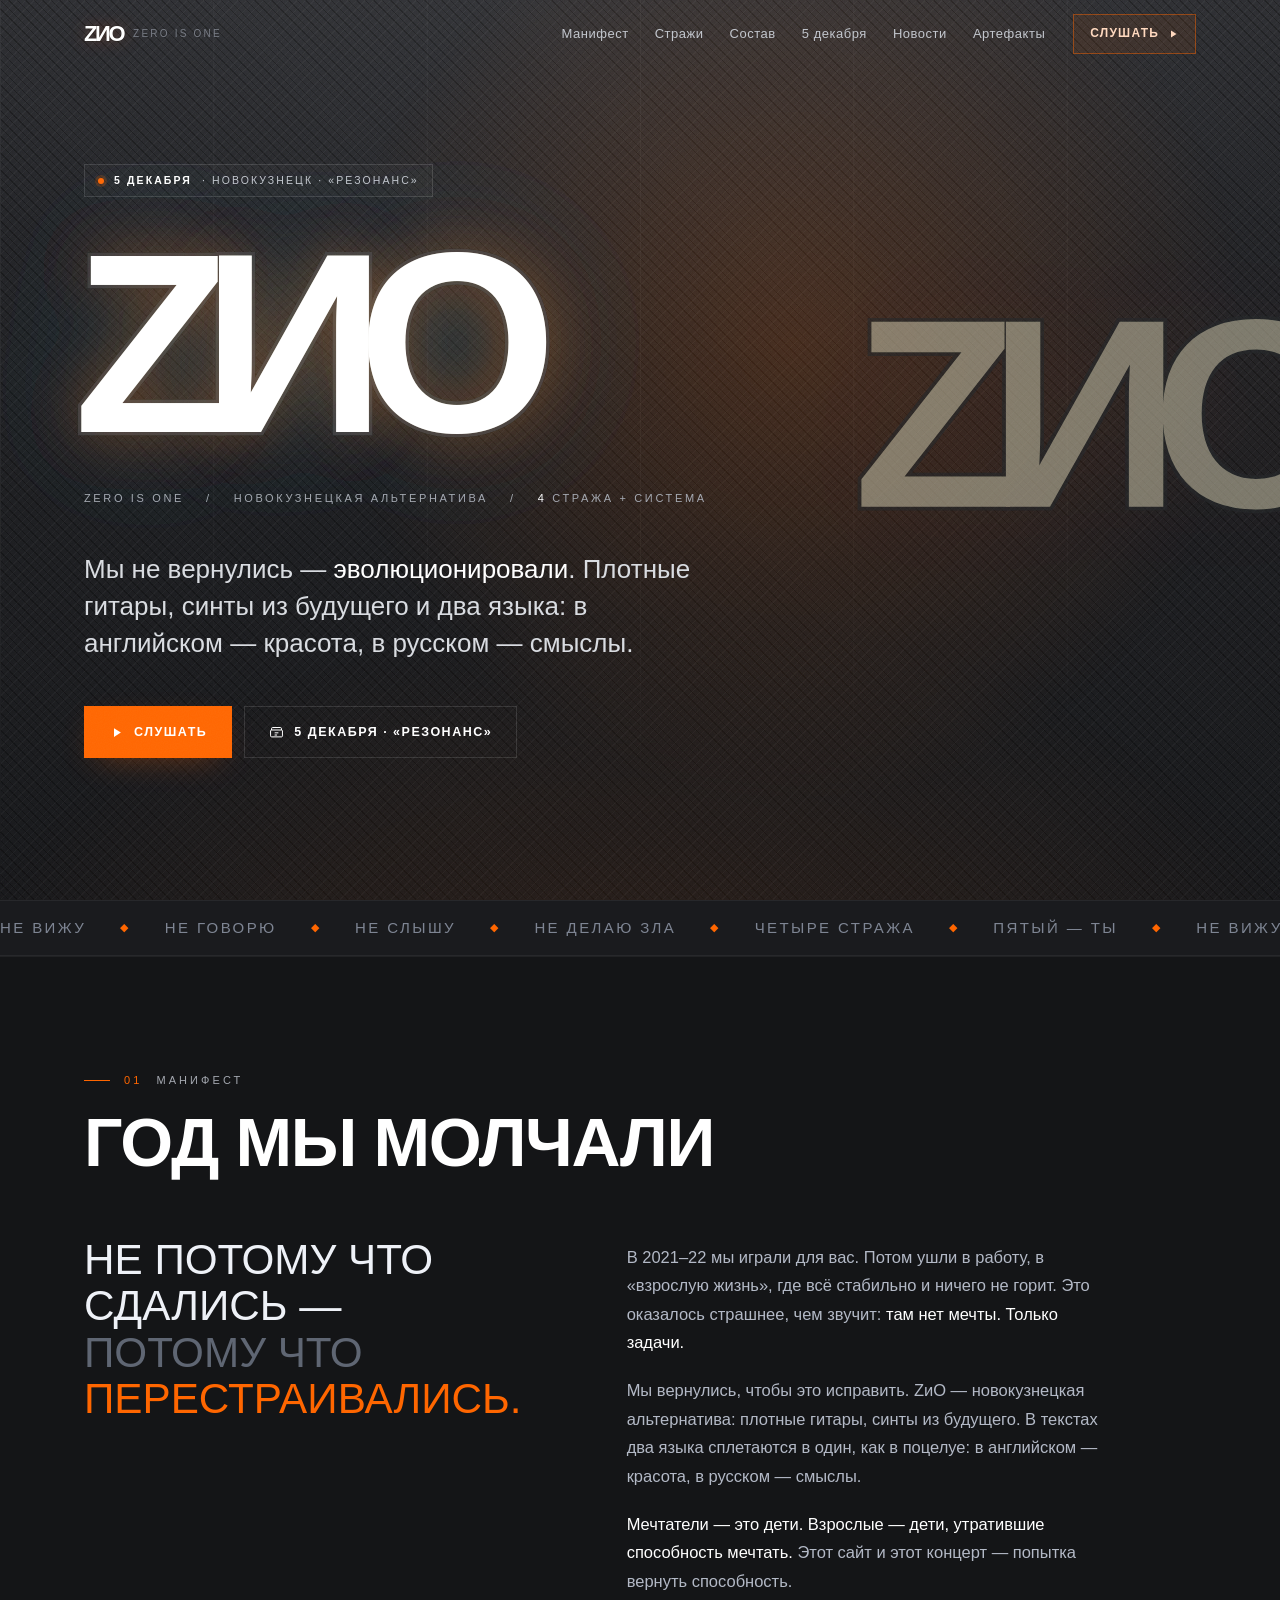
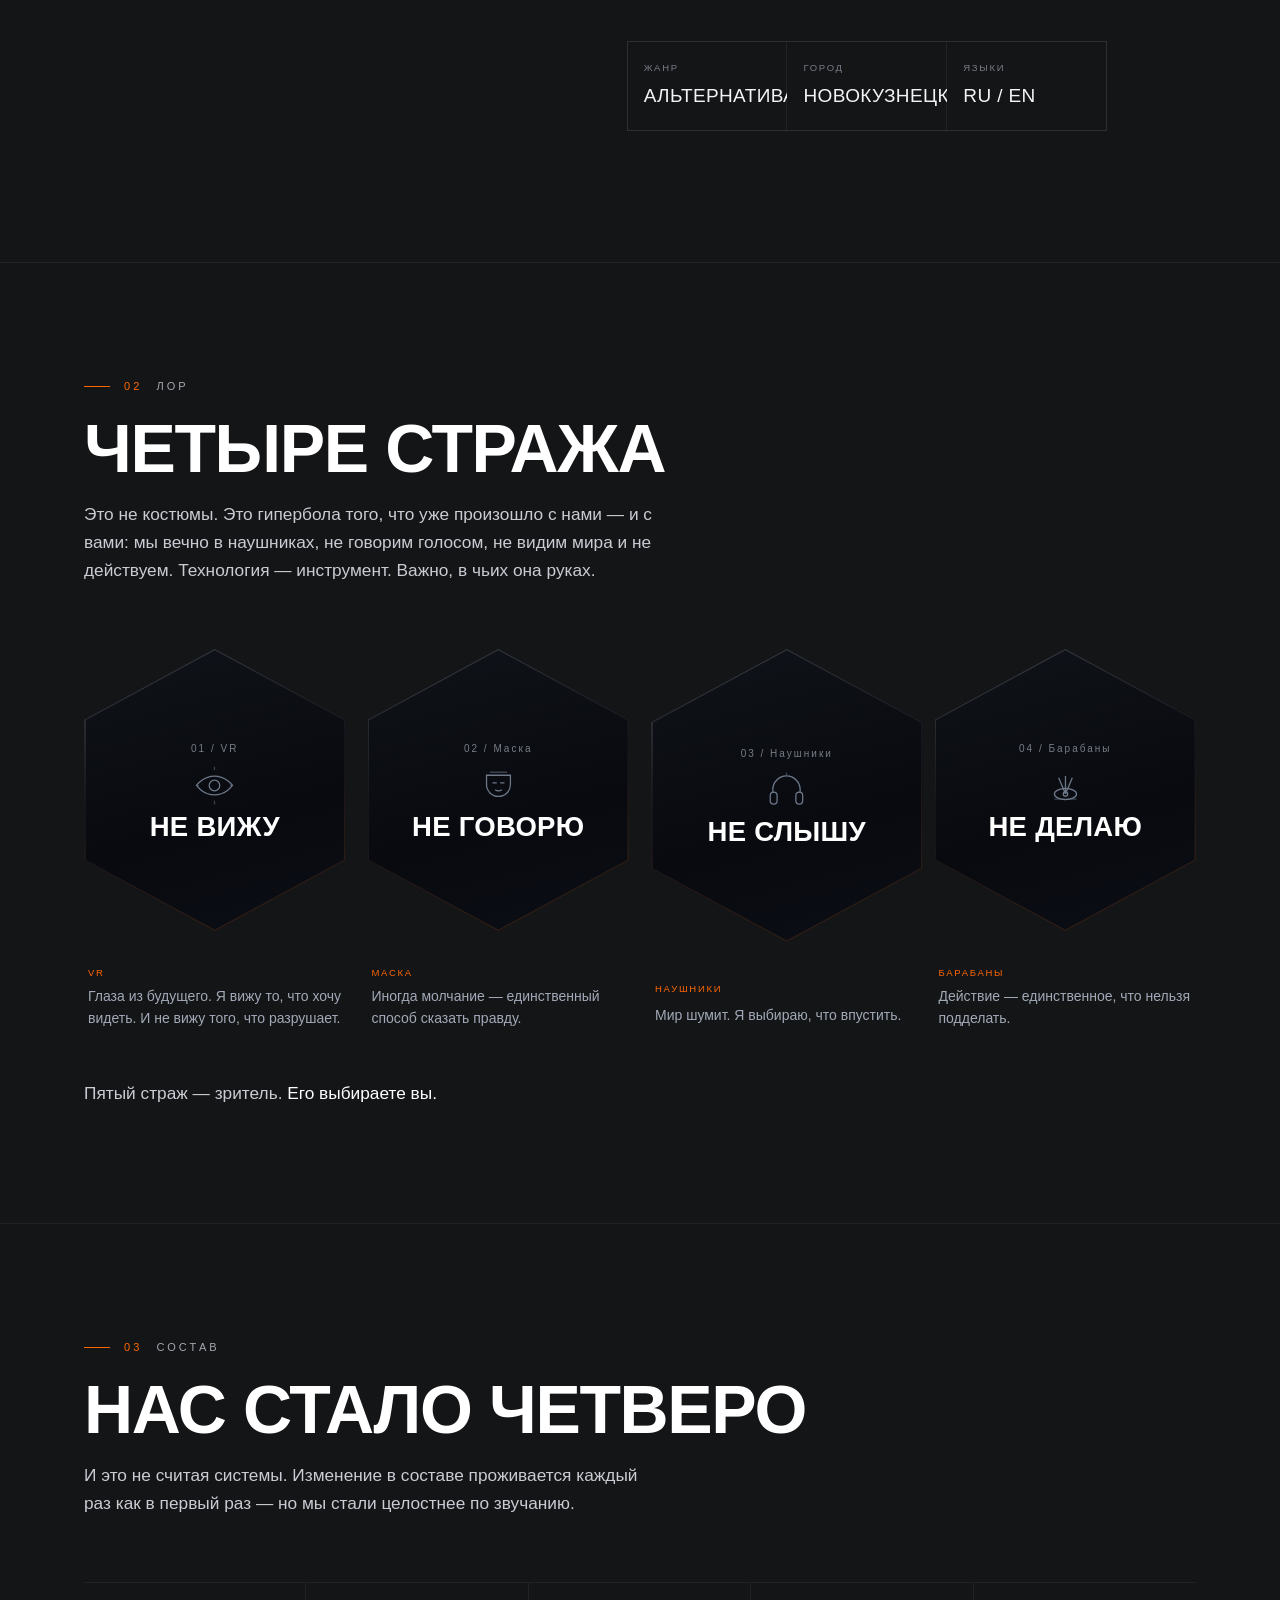
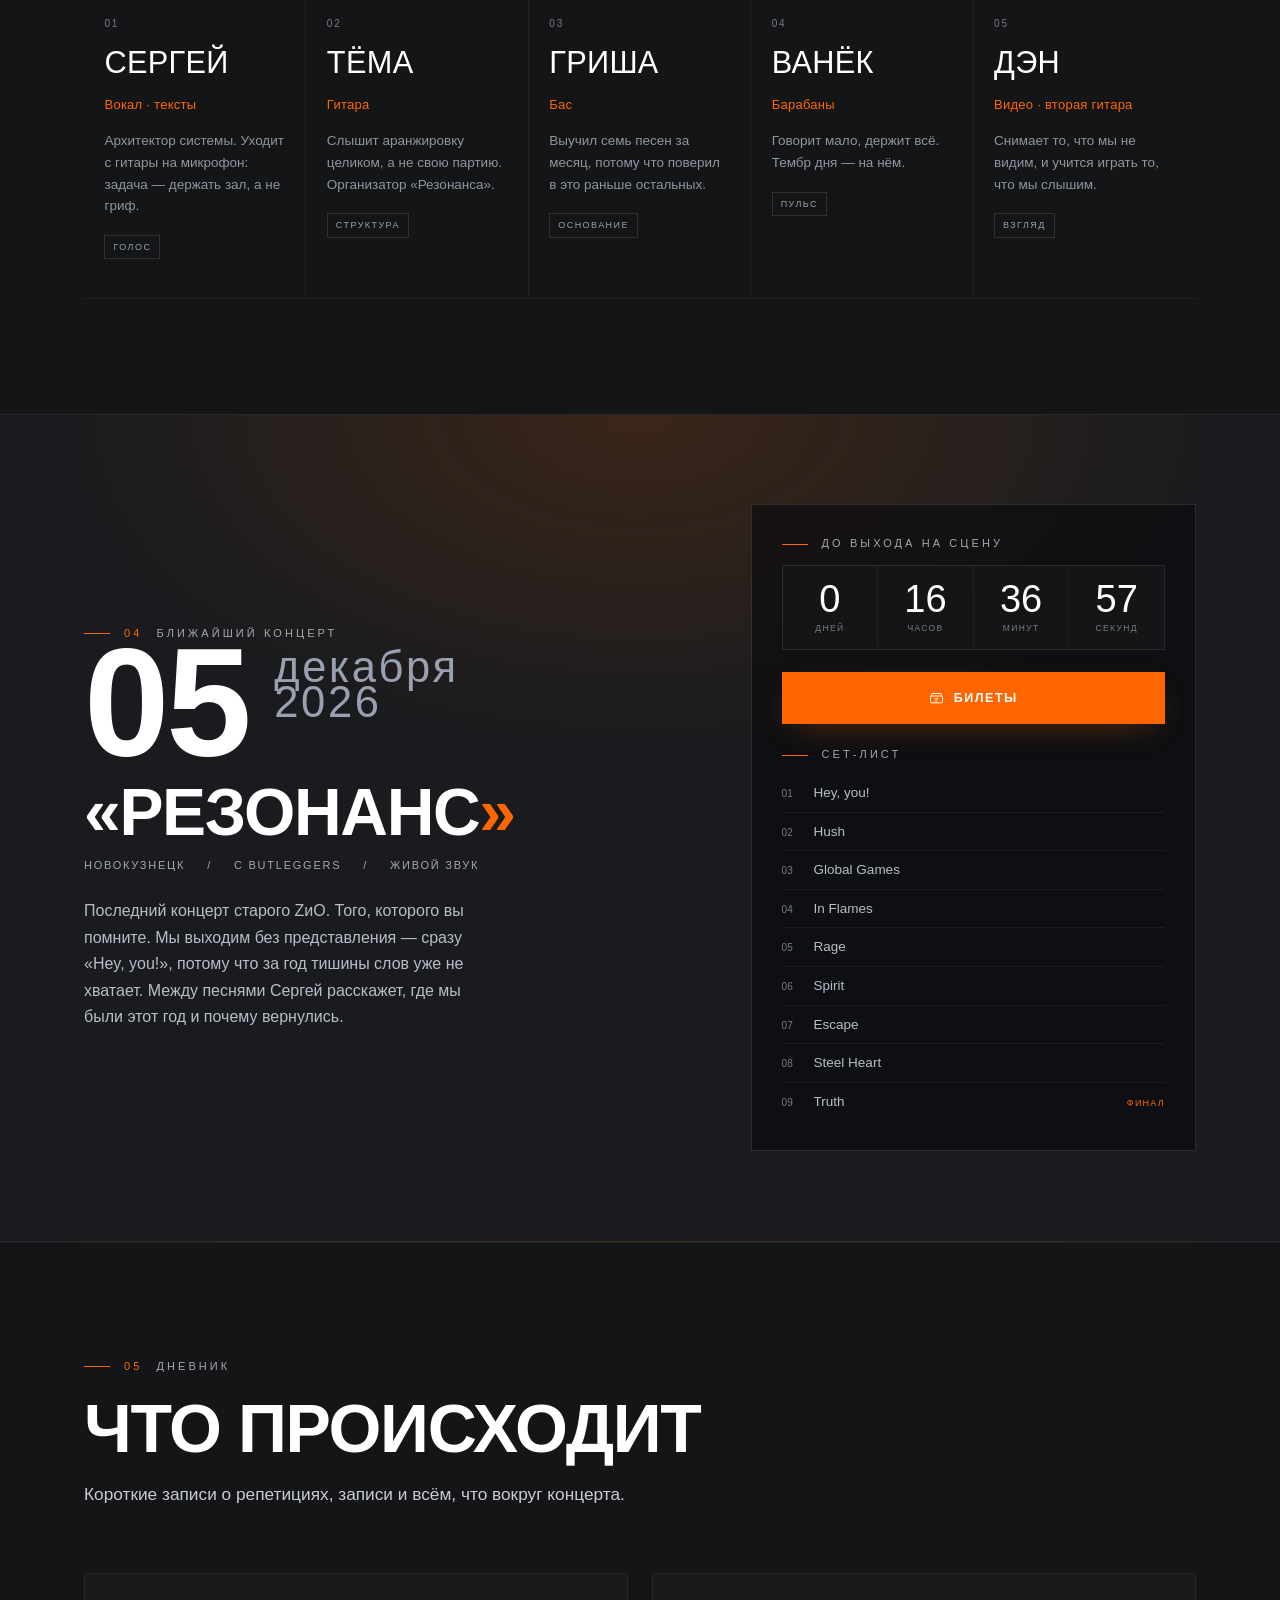
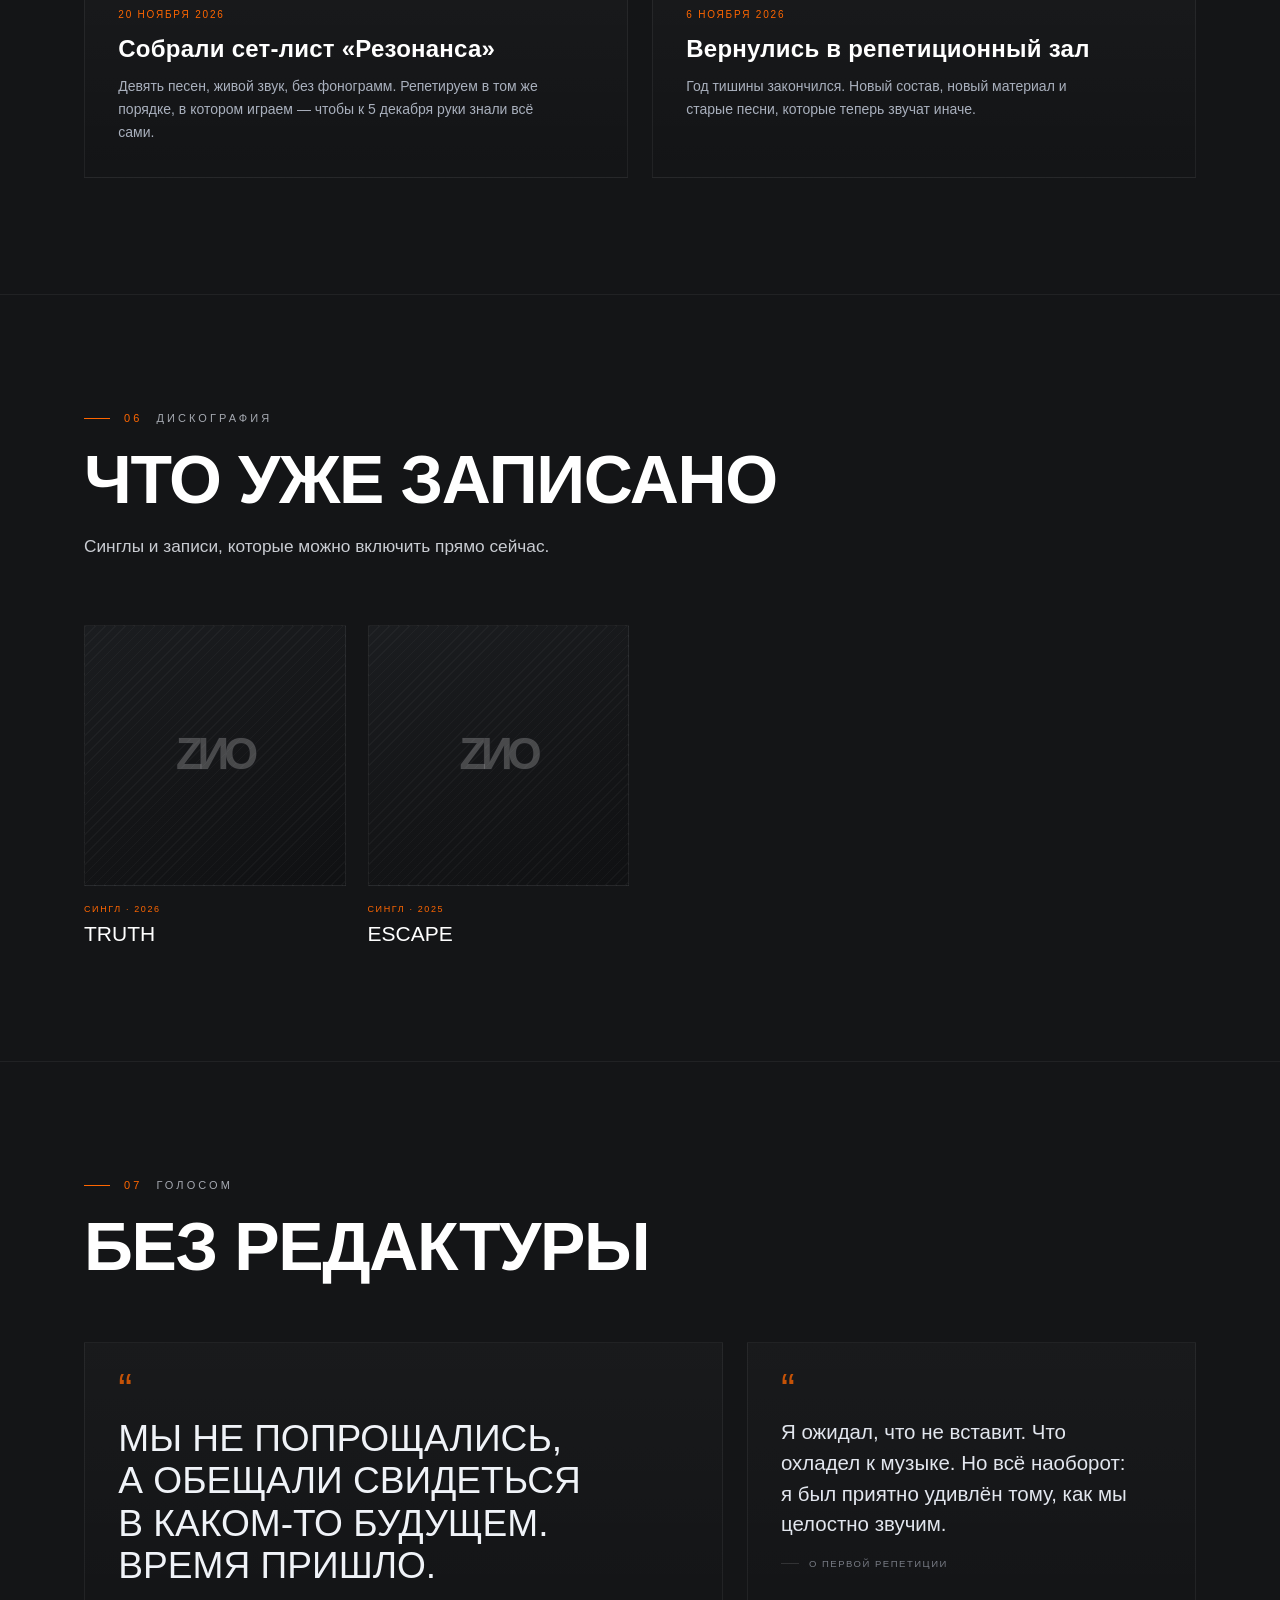
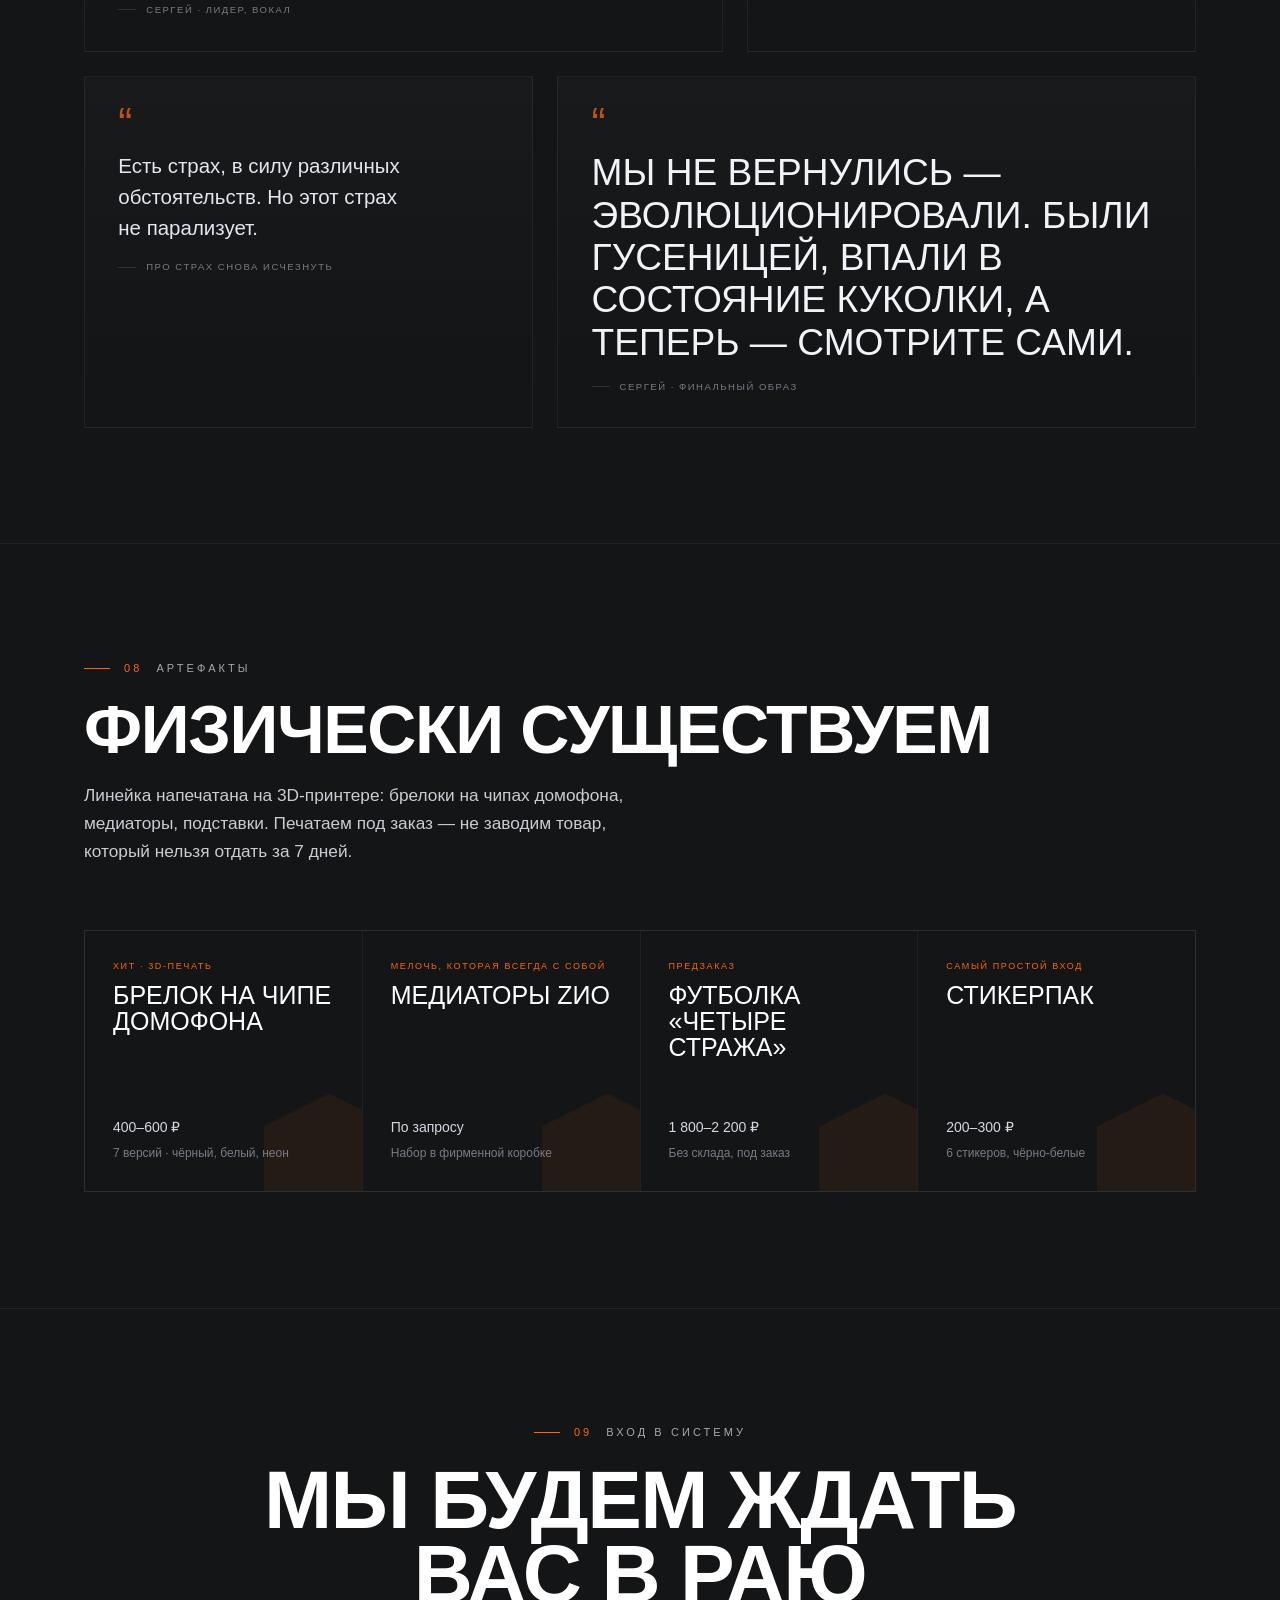
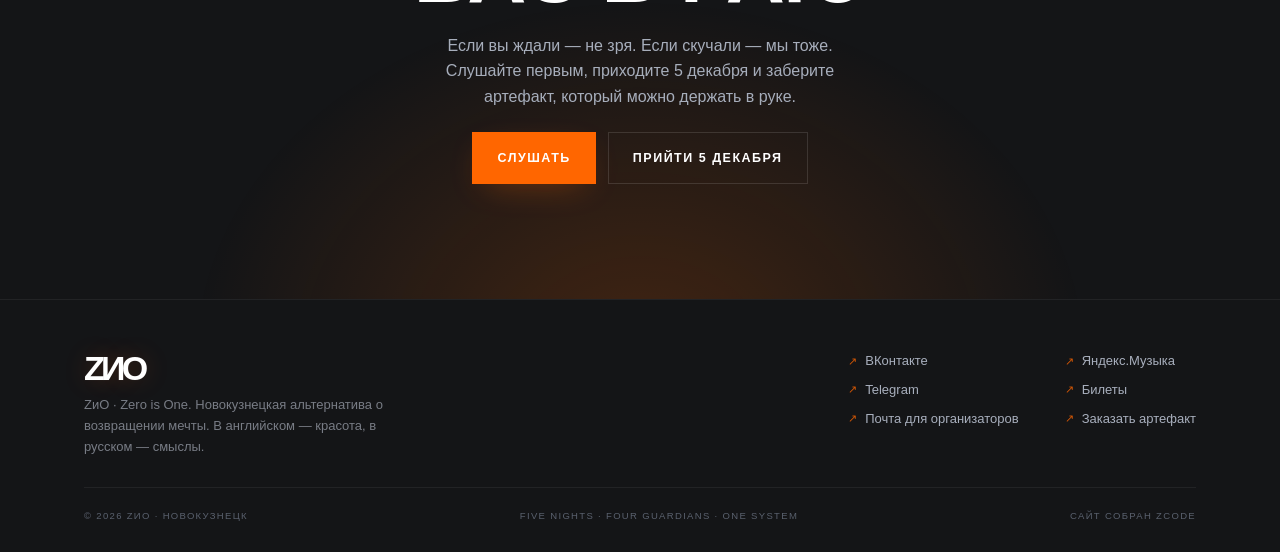
<file: index.html>
<!doctype html>
<html lang="ru">
  <head>
    <meta charset="utf-8" />
    <meta name="viewport" content="width=device-width, initial-scale=1" />
    <title>ZиО — новокузнецкая альтернатива. 5 декабря · «Резонанс»</title>
    <meta
      name="description"
      content="ZиО (Zero is One) — альтернативный рок из Новокузнецка. Плотные гитары, синты из будущего, два языка. 5 декабря 2026 — «Резонанс», последний концерт старого ZиО."
    />
    <meta name="theme-color" content="#141517" />
    <link rel="icon" type="image/png" sizes="512x512" href="assets/img/zio-icon.png" />
    <link rel="apple-touch-icon" href="assets/img/zio-icon.png" />

    <!-- Open Graph: превью при отправке ссылки в мессенджерах и соцсетях -->
    <meta property="og:type" content="music.musician" />
    <meta property="og:title" content="ZиО — мы не вернулись, мы эволюционировали" />
    <meta
      property="og:description"
      content="Новокузнецкая альтернатива о возвращении мечты. 5 декабря 2026 — «Резонанс»."
    />
    <meta property="og:image" content="assets/img/zio-og.png" />
    <meta property="og:image:width" content="1200" />
    <meta property="og:image:height" content="630" />
    <meta property="og:locale" content="ru_RU" />
    <meta name="twitter:card" content="summary_large_image" />
    <meta name="twitter:image" content="assets/img/zio-og.png" />

    <link rel="stylesheet" href="styles.css" />
    <script type="application/ld+json">
      {
        "@context": "https://schema.org",
        "@type": "MusicGroup",
        "name": "ZиО",
        "alternateName": ["ZiO","Zero is One"],
        "genre": ["Alternative Rock","Neo-rock"],
        "foundingLocation": { "@type": "Place", "name": "Новокузнецк, Россия" },
        "member": [
          { "@type": "Person", "name": "Сергей", "jobTitle": "Вокал · тексты" },
          { "@type": "Person", "name": "Тёма", "jobTitle": "Гитара" },
          { "@type": "Person", "name": "Гриша", "jobTitle": "Бас" },
          { "@type": "Person", "name": "Ванёк", "jobTitle": "Барабаны" },
          { "@type": "Person", "name": "Дэн", "jobTitle": "Видео · вторая гитара" }
        ]
      }
    </script>
  </head>

  <body>
    <div class="scroll-progress" id="progress" aria-hidden="true"></div>
    <div class="grid-lines" aria-hidden="true"></div>
    <div class="grain" aria-hidden="true"></div>

    <a class="skip-link" href="#main">К содержанию</a>

    <!-- ------------------------------------------------------------------ -->
    <header class="header" id="header">
      <div class="header__inner">
        <a class="logo-link" href="#top" aria-label="ZиО — на главную">
          <span class="logo-word" aria-hidden="true">ZИО</span>
          <span>Zero is One</span>
        </a>

        <nav class="nav" aria-label="Основная навигация">
          <a href="#manifest">Манифест</a>
          <a href="#guardians">Стражи</a>
          <a href="#lineup">Состав</a>
          <a href="#show">5 декабря</a>
          <a href="#news">Новости</a>
          <a href="#merch">Артефакты</a>
        </nav>

        <a class="header__cta" data-link="listen" href="#" rel="noopener">
          Слушать
          <svg width="12" height="12" viewBox="0 0 24 24" aria-hidden="true">
            <path d="M8 5v14l11-7z" fill="currentColor" />
          </svg>
        </a>

        <button
          class="burger"
          id="burger"
          aria-label="Меню"
          aria-expanded="false"
          aria-controls="mobileMenu"
        >
          <span></span>
        </button>
      </div>
    </header>

    <div class="mobile-menu" id="mobileMenu" role="dialog" aria-modal="true" aria-label="Меню">
      <a href="#manifest"><i>01</i> Манифест</a>
      <a href="#guardians"><i>02</i> Стражи</a>
      <a href="#lineup"><i>03</i> Состав</a>
      <a href="#show"><i>04</i> 5 декабря</a>
      <a href="#news"><i>05</i> Новости</a>
      <a href="#merch"><i>06</i> Артефакты</a>
      <a href="#contacts"><i>07</i> Связь</a>
    </div>

    <main id="main">
      <!-- ---------------------------------------------------------------- -->
      <section class="hero" id="top">
        <div class="hero__glow" id="heroGlow" aria-hidden="true"></div>

        <!-- обновлённый логотип (вариант 3): слитная надпись + глитч на фоне -->
        <div class="hero__mark" aria-hidden="true">
          <span class="hero__mark-word hero__mark-base">ZИО</span>
          <span class="hero__mark-word hero__mark-ghost hero__mark-ghost--a">ZИО</span>
          <span class="hero__mark-word hero__mark-ghost hero__mark-ghost--b">ZИО</span>
        </div>

        <div class="hero__inner">
          <p class="hero__badge reveal">
            <span class="dot" aria-hidden="true"></span>
            <b>5 декабря</b> · Новокузнецк · «Резонанс»
          </p>

          <h1 class="hero__logo reveal" style="--d: 80ms">
            <span class="hero__word" data-text="ZИО" aria-hidden="true">ZИО</span>
            <span class="sr-only">ZиО — новокузнецкая альтернатива</span>
          </h1>

          <div class="hero__sub reveal" style="--d: 160ms">
            <span>Zero is One</span>
            <span aria-hidden="true">/</span>
            <span>Новокузнецкая альтернатива</span>
            <span aria-hidden="true">/</span>
            <span><em>4</em> стража + система</span>
          </div>

          <p class="hero__line reveal" style="--d: 240ms">
            Мы не вернулись — <b>эволюционировали</b>. Плотные гитары, синты из будущего и два языка: в английском — красота, в русском — смыслы.
          </p>

          <div class="hero__actions reveal" style="--d: 320ms">
            <a class="btn btn--primary" data-link="listen" href="#" rel="noopener">
              <svg viewBox="0 0 24 24" aria-hidden="true">
                <path d="M8 5v14l11-7z" fill="currentColor" />
              </svg>
              Слушать
            </a>
            <a class="btn btn--ghost" href="#show">
              <svg viewBox="0 0 24 24" aria-hidden="true" fill="none" stroke="currentColor" stroke-width="1.6">
                <path d="M4 8V6a2 2 0 0 1 2-2h12a2 2 0 0 1 2 2v2" />
                <rect x="2.5" y="8" width="19" height="11" rx="1.6" />
                <path d="M9 12.5h6M9 16h4" />
              </svg>
              5 декабря · «Резонанс»
            </a>
          </div>

          <div class="hero__meta reveal" style="--d: 400ms">
            <span>Ближайший концерт · <b>05.12.2026</b></span>
            <span>Город · <b>Новокузнецк</b></span>
            <span>Статус · <b>активен</b></span>
          </div>
        </div>
      </section>

      <!-- ---------------------------------------------------------------- -->
      <div class="marquee" aria-hidden="true">
        <div class="marquee__track">
          <div class="marquee__group">
            <span>Не вижу</span><i>◆</i><span>Не говорю</span><i>◆</i><span>Не слышу</span><i>◆</i><span>Не делаю зла</span><i>◆</i><span>Четыре стража</span><i>◆</i><span>Пятый — ты</span><i>◆</i>
          </div>
          <div class="marquee__group">
            <span>Не вижу</span><i>◆</i><span>Не говорю</span><i>◆</i><span>Не слышу</span><i>◆</i><span>Не делаю зла</span><i>◆</i><span>Четыре стража</span><i>◆</i><span>Пятый — ты</span><i>◆</i>
          </div>
        </div>
      </div>

      <!-- ---------------------------------------------------------------- -->
      <section class="section" id="manifest">
        <div class="shell">
          <div class="section-head reveal">
            <p class="eyebrow"><span class="num">01</span> Манифест</p>
            <h2 class="display section-title">Год мы молчали</h2>
          </div>

          <div class="manifesto__grid">
            <p class="manifesto__statement reveal">
              Не потому что сдались —<br /><span class="dim">потому что</span><br /><span class="accent">перестраивались.</span>
            </p>

            <div class="manifesto__body">
              <p class="reveal">
                В 2021–22 мы играли для вас. Потом ушли в работу, в «взрослую жизнь», где всё стабильно и ничего не горит. Это оказалось страшнее, чем звучит: <strong>там нет мечты. Только задачи.</strong>
              </p>
              <p class="reveal" style="--d: 80ms">
                Мы вернулись, чтобы это исправить. ZиО — новокузнецкая альтернатива: плотные гитары, синты из будущего. В текстах два языка сплетаются в один, как в поцелуе: в английском — красота, в русском — смыслы.
              </p>
              <p class="reveal" style="--d: 160ms">
                <strong>Мечтатели — это дети. Взрослые — дети, утратившие способность мечтать.</strong> Этот сайт и этот концерт — попытка вернуть способность.
              </p>

              <dl class="manifesto__facts reveal" style="--d: 220ms">
                <div class="fact">
                  <dt>Жанр</dt>
                  <dd>Альтернатива</dd>
                </div>
                <div class="fact">
                  <dt>Город</dt>
                  <dd>Новокузнецк</dd>
                </div>
                <div class="fact">
                  <dt>Языки</dt>
                  <dd>RU / EN</dd>
                </div>
              </dl>
            </div>
          </div>
        </div>
      </section>

      <!-- ---------------------------------------------------------------- -->
      <section class="section" id="guardians">
        <div class="shell">
          <div class="section-head reveal">
            <p class="eyebrow"><span class="num">02</span> Лор</p>
            <h2 class="display section-title">Четыре стража</h2>
            <p class="lede" style="max-width: 62ch">
              Это не костюмы. Это гипербола того, что уже произошло с нами — и с вами: мы вечно в наушниках, не говорим голосом, не видим мира и не действуем. Технология — инструмент. Важно, в чьих она руках.
            </p>
          </div>

          <div class="guardians">
            <!-- 1 -->
            <article class="guardian reveal" tabindex="0">
              <div class="guardian__hex">
                <span class="guardian__num">01 / VR</span>
                <svg class="guardian__glyph" viewBox="0 0 48 48" fill="none" stroke="currentColor" stroke-width="1.5" aria-hidden="true">
                  <path d="M3 24s7.5-11 21-11 21 11 21 11-7.5 11-21 11S3 24 3 24Z" />
                  <circle cx="24" cy="24" r="6.2" />
                  <path d="M24 2v4M24 42v4M2 24h4M42 24h4" opacity=".5" />
                </svg>
                <span class="guardian__verb">Не вижу</span>
              </div>
              <dl class="guardian__text">
                <dt>VR</dt>
                <dd>Глаза из будущего. Я вижу то, что хочу видеть. И не вижу того, что разрушает.</dd>
              </dl>
            </article>

            <!-- 2 -->
            <article class="guardian reveal" tabindex="0" style="--d: 60ms">
              <div class="guardian__hex">
                <span class="guardian__num">02 / Маска</span>
                <svg class="guardian__glyph" viewBox="0 0 48 48" fill="none" stroke="currentColor" stroke-width="1.5" aria-hidden="true">
                  <path d="M10 12h28v11c0 7.6-6.3 13.8-14 13.8S10 30.6 10 23V12Z" />
                  <path d="M17 21h5M26 21h5M20 29c2.4 1.6 5.6 1.6 8 0" />
                  <path d="M14 8.5h20" opacity=".5" />
                </svg>
                <span class="guardian__verb">Не говорю</span>
              </div>
              <dl class="guardian__text">
                <dt>Маска</dt>
                <dd>Иногда молчание — единственный способ сказать правду.</dd>
              </dl>
            </article>

            <!-- 3 -->
            <article class="guardian reveal" tabindex="0" style="--d: 120ms">
              <div class="guardian__hex">
                <span class="guardian__num">03 / Наушники</span>
                <svg class="guardian__glyph" viewBox="0 0 48 48" fill="none" stroke="currentColor" stroke-width="1.5" aria-hidden="true">
                  <path d="M8 27v-4a16 16 0 0 1 32 0v4" />
                  <rect x="5" y="26" width="8" height="14" rx="4" />
                  <rect x="35" y="26" width="8" height="14" rx="4" />
                  <path d="M24 6v-3" opacity=".5" />
                </svg>
                <span class="guardian__verb">Не слышу</span>
              </div>
              <dl class="guardian__text">
                <dt>Наушники</dt>
                <dd>Мир шумит. Я выбираю, что впустить.</dd>
              </dl>
            </article>

            <!-- 4 -->
            <article class="guardian reveal" tabindex="0" style="--d: 180ms">
              <div class="guardian__hex">
                <span class="guardian__num">04 / Барабаны</span>
                <svg class="guardian__glyph" viewBox="0 0 48 48" fill="none" stroke="currentColor" stroke-width="1.5" aria-hidden="true">
                  <ellipse cx="24" cy="34" rx="13" ry="6.5" />
                  <path d="M24 34V13M24 34l-8-19M24 34l8-19" />
                  <circle cx="24" cy="34" r="2.6" />
                  <path d="M11 40h26" opacity=".5" />
                </svg>
                <span class="guardian__verb">Не делаю</span>
              </div>
              <dl class="guardian__text">
                <dt>Барабаны</dt>
                <dd>Действие — единственное, что нельзя подделать.</dd>
              </dl>
            </article>
          </div>

          <p class="lede reveal" style="margin-top: 34px; max-width: 52ch">
            Пятый страж — зритель. <span style="color: var(--white)">Его выбираете вы.</span>
          </p>
        </div>
      </section>

      <!-- ---------------------------------------------------------------- -->
      <section class="section" id="lineup">
        <div class="shell">
          <div class="section-head reveal">
            <p class="eyebrow"><span class="num">03</span> Состав</p>
            <h2 class="display section-title">Нас стало четверо</h2>
            <p class="lede" style="max-width: 60ch">
              И это не считая системы. Изменение в составе проживается каждый раз как в первый раз — но мы стали целостнее по звучанию.
            </p>
          </div>

          <div class="lineup">
            <article class="member reveal">
              <span class="member__idx">01</span>
              <h3 class="member__name">Сергей</h3>
              <p class="member__role">Вокал · тексты</p>
              <p class="member__note">
                Архитектор системы. Уходит с гитары на микрофон: задача — держать зал, а не гриф.
              </p>
              <span class="member__tag">Голос</span>
            </article>

            <article class="member reveal" style="--d: 60ms">
              <span class="member__idx">02</span>
              <h3 class="member__name">Тёма</h3>
              <p class="member__role">Гитара</p>
              <p class="member__note">
                Слышит аранжировку целиком, а не свою партию. Организатор «Резонанса».
              </p>
              <span class="member__tag">Структура</span>
            </article>

            <article class="member reveal" style="--d: 120ms">
              <span class="member__idx">03</span>
              <h3 class="member__name">Гриша</h3>
              <p class="member__role">Бас</p>
              <p class="member__note">
                Выучил семь песен за месяц, потому что поверил в это раньше остальных.
              </p>
              <span class="member__tag">Основание</span>
            </article>

            <article class="member reveal" style="--d: 180ms">
              <span class="member__idx">04</span>
              <h3 class="member__name">Ванёк</h3>
              <p class="member__role">Барабаны</p>
              <p class="member__note">
                Говорит мало, держит всё. Тембр дня — на нём.
              </p>
              <span class="member__tag">Пульс</span>
            </article>

            <article class="member reveal" style="--d: 240ms">
              <span class="member__idx">05</span>
              <h3 class="member__name">Дэн</h3>
              <p class="member__role">Видео · вторая гитара</p>
              <p class="member__note">
                Снимает то, что мы не видим, и учится играть то, что мы слышим.
              </p>
              <span class="member__tag">Взгляд</span>
            </article>
          </div>
        </div>
      </section>

      <!-- ---------------------------------------------------------------- -->
      <section class="show" id="show">
        <div class="shell">
          <div class="show__grid">
            <div class="reveal">
              <p class="eyebrow"><span class="num">04</span> Ближайший концерт</p>

              <div class="show__date">
                <span class="d">05</span>
                <span class="my">декабря<br />2026</span>
              </div>

              <h2 class="display show__name">«Резонанс<span class="q">»</span></h2>

              <p class="show__where">
                <span>Новокузнецк</span>
                <span aria-hidden="true">/</span>
                <span>с Butleggers</span>
                <span aria-hidden="true">/</span>
                <span>живой звук</span>
              </p>

              <p class="show__desc">
                Последний концерт старого ZиО. Того, которого вы помните. Мы выходим без представления — сразу «Hey, you!», потому что за год тишины слов уже не хватает. Между песнями Сергей расскажет, где мы были этот год и почему вернулись.
              </p>
            </div>

            <div class="show__panel reveal" style="--d: 120ms">
              <div>
                <p class="eyebrow" style="margin-bottom: 12px">До выхода на сцену</p>
                <div class="countdown" id="countdown" aria-live="polite">
                  <div><b data-days>—</b><span>дней</span></div>
                  <div><b data-hours>—</b><span>часов</span></div>
                  <div><b data-minutes>—</b><span>минут</span></div>
                  <div><b data-seconds>—</b><span>секунд</span></div>
                </div>
              </div>

              <a class="btn btn--primary" data-link="tickets" href="#" rel="noopener">
                <svg viewBox="0 0 24 24" aria-hidden="true" fill="none" stroke="currentColor" stroke-width="1.6">
                <path d="M4 8V6a2 2 0 0 1 2-2h12a2 2 0 0 1 2 2v2" />
                <rect x="2.5" y="8" width="19" height="11" rx="1.6" />
                <path d="M9 12.5h6M9 16h4" />
              </svg>
                Билеты
              </a>

              <div>
                <p class="eyebrow" style="margin-bottom: 10px">Сет-лист</p>
                <ol class="setlist">
                  <li><i>01</i> Hey, you!</li>
                  <li><i>02</i> Hush</li>
                  <li><i>03</i> Global Games</li>
                  <li><i>04</i> In Flames</li>
                  <li><i>05</i> Rage</li>
                  <li><i>06</i> Spirit</li>
                  <li><i>07</i> Escape</li>
                  <li><i>08</i> Steel Heart</li>
                  <li><i>09</i> Truth <em>финал</em></li>
                </ol>
              </div>
            </div>
          </div>
        </div>
      </section>

      <!-- ---------------------------------------------------------------- -->
      <section class="section" id="news">
        <div class="shell">
          <div class="section-head reveal">
            <p class="eyebrow"><span class="num">05</span> Дневник</p>
            <h2 class="display section-title">Что происходит</h2>
            <p class="lede" style="max-width: 58ch">Короткие записи о репетициях, записи и всём, что вокруг концерта.</p>
          </div>

          <div class="news">
            <article class="post reveal">
              <p class="post__date">20 ноября 2026</p>
              <h3 class="post__title">Собрали сет-лист «Резонанса»</h3>
              <p class="post__text">Девять песен, живой звук, без фонограмм. Репетируем в том же порядке, в котором играем — чтобы к 5 декабря руки знали всё сами.</p>
            </article>

            <article class="post reveal" style="--d: 60ms">
              <p class="post__date">6 ноября 2026</p>
              <h3 class="post__title">Вернулись в репетиционный зал</h3>
              <p class="post__text">Год тишины закончился. Новый состав, новый материал и старые песни, которые теперь звучат иначе.</p>
            </article>
          </div>
        </div>
      </section>

      <!-- ---------------------------------------------------------------- -->
      <section class="section" id="releases">
        <div class="shell">
          <div class="section-head reveal">
            <p class="eyebrow"><span class="num">06</span> Дискография</p>
            <h2 class="display section-title">Что уже записано</h2>
            <p class="lede" style="max-width: 58ch">Синглы и записи, которые можно включить прямо сейчас.</p>
          </div>

          <div class="releases">
            <article class="release reveal">
              <span class="release__cover release__cover--empty" aria-hidden="true">ZИО</span>
              <div class="release__meta">
                <p class="release__type">Сингл · 2026</p>
                <h3 class="release__name">Truth</h3>
              </div>
            </article>

            <article class="release reveal" style="--d: 60ms">
              <span class="release__cover release__cover--empty" aria-hidden="true">ZИО</span>
              <div class="release__meta">
                <p class="release__type">Сингл · 2025</p>
                <h3 class="release__name">Escape</h3>
              </div>
            </article>
          </div>
        </div>
      </section>

      <!-- ---------------------------------------------------------------- -->
      <section class="section" id="quotes">
        <div class="shell">
          <div class="section-head reveal">
            <p class="eyebrow"><span class="num">07</span> Голосом</p>
            <h2 class="display section-title">Без редактуры</h2>
          </div>

          <div class="quotes">
            <figure class="quote quote--lg reveal">
              <span class="quote__mark" aria-hidden="true">“</span>
              <blockquote>
                Мы не попрощались, а обещали свидеться в каком-то будущем. Время пришло.
              </blockquote>
              <figcaption>Сергей · лидер, вокал</figcaption>
            </figure>

            <figure class="quote quote--sm reveal" style="--d: 60ms">
              <span class="quote__mark" aria-hidden="true">“</span>
              <blockquote>
                Я ожидал, что не вставит. Что охладел к музыке. Но всё наоборот: я был приятно удивлён тому, как мы целостно звучим.
              </blockquote>
              <figcaption>О первой репетиции</figcaption>
            </figure>

            <figure class="quote quote--sm reveal" style="--d: 120ms">
              <span class="quote__mark" aria-hidden="true">“</span>
              <blockquote>
                Есть страх, в силу различных обстоятельств. Но этот страх не парализует.
              </blockquote>
              <figcaption>Про страх снова исчезнуть</figcaption>
            </figure>

            <figure class="quote quote--lg reveal" style="--d: 180ms">
              <span class="quote__mark" aria-hidden="true">“</span>
              <blockquote>
                Мы не вернулись — эволюционировали. Были гусеницей, впали в состояние куколки, а теперь — смотрите сами.
              </blockquote>
              <figcaption>Сергей · финальный образ</figcaption>
            </figure>
          </div>
        </div>
      </section>

      <!-- ---------------------------------------------------------------- -->
      <section class="section" id="merch">
        <div class="shell">
          <div class="section-head reveal">
            <p class="eyebrow"><span class="num">08</span> Артефакты</p>
            <h2 class="display section-title">Физически существуем</h2>
            <p class="lede" style="max-width: 58ch">
              Линейка напечатана на 3D-принтере: брелоки на чипах домофона, медиаторы, подставки. Печатаем под заказ — не заводим товар, который нельзя отдать за 7 дней.
            </p>
          </div>

          <div class="merch">
            <article class="item reveal">
              <span class="item__shape" aria-hidden="true"></span>
              <div class="item__top">
                <p class="item__kind">Хит · 3D-печать</p>
                <h3 class="item__name">Брелок на чипе домофона</h3>
              </div>
              <div class="item__bottom">
                <p class="item__price">400–600 ₽</p>
                <p class="item__note">7 версий · чёрный, белый, неон</p>
              </div>
            </article>

            <article class="item reveal" style="--d: 60ms">
              <span class="item__shape" aria-hidden="true"></span>
              <div class="item__top">
                <p class="item__kind">Мелочь, которая всегда с собой</p>
                <h3 class="item__name">Медиаторы ZиО</h3>
              </div>
              <div class="item__bottom">
                <p class="item__price">По запросу</p>
                <p class="item__note">Набор в фирменной коробке</p>
              </div>
            </article>

            <article class="item reveal" style="--d: 120ms">
              <span class="item__shape" aria-hidden="true"></span>
              <div class="item__top">
                <p class="item__kind">Предзаказ</p>
                <h3 class="item__name">Футболка «Четыре стража»</h3>
              </div>
              <div class="item__bottom">
                <p class="item__price">1 800–2 200 ₽</p>
                <p class="item__note">Без склада, под заказ</p>
              </div>
            </article>

            <article class="item reveal" style="--d: 180ms">
              <span class="item__shape" aria-hidden="true"></span>
              <div class="item__top">
                <p class="item__kind">Самый простой вход</p>
                <h3 class="item__name">Стикерпак</h3>
              </div>
              <div class="item__bottom">
                <p class="item__price">200–300 ₽</p>
                <p class="item__note">6 стикеров, чёрно-белые</p>
              </div>
            </article>
          </div>
        </div>
      </section>

      <!-- ---------------------------------------------------------------- -->
      <section class="cta">
        <div class="cta__glow" aria-hidden="true"></div>
        <div class="shell cta__inner">
          <p class="eyebrow reveal"><span class="num">09</span> Вход в систему</p>
          <h2 class="display cta__title reveal">Мы будем ждать вас в раю</h2>
          <p class="cta__text reveal">
            Если вы ждали — не зря. Если скучали — мы тоже. Слушайте первым, приходите 5 декабря и заберите артефакт, который можно держать в руке.
          </p>
          <div class="hero__actions reveal">
            <a class="btn btn--primary" data-link="listen" href="#" rel="noopener">Слушать</a>
            <a class="btn btn--ghost" data-link="tickets" href="#" rel="noopener">Прийти 5 декабря</a>
          </div>
        </div>
      </section>
    </main>

    <!-- ------------------------------------------------------------------ -->
    <footer class="footer" id="contacts">
      <div class="shell">
        <div class="footer__top">
          <div class="footer__brand">
            <span class="footer__mark" aria-hidden="true">ZИО</span>
            <p>
              ZиО · Zero is One. Новокузнецкая альтернатива о возвращении мечты. В английском — красота, в русском — смыслы.
            </p>
          </div>

          <nav class="footer__links" aria-label="Ссылки">
            <a data-link="vk" href="#" rel="noopener">ВКонтакте</a>
            <a data-link="listen" href="#" rel="noopener">Яндекс.Музыка</a>
            <a data-link="telegram" href="#" rel="noopener">Telegram</a>
            <a data-link="tickets" href="#" rel="noopener">Билеты</a>
            <a data-link="email" href="#" rel="noopener">Почта для организаторов</a>
            <a data-link="merch" href="#" rel="noopener">Заказать артефакт</a>
          </nav>
        </div>

        <div class="footer__bottom">
          <span>© 2026 ZиО · Новокузнецк</span>
          <span>Five nights · four guardians · one system</span>
          <span>Сайт собран ZCode</span>
        </div>
      </div>
    </footer>

    <div class="toast" id="toast" role="status" aria-live="polite"></div>

    <script src="site.config.js" defer></script>
    <script src="app.js" defer></script>
  </body>
</html>
</file>
<file: styles.css>
/* ==========================================================================
   ZиО — сайт группы.
   Палитра по брендбуку: карбон (#2a2a2a), белый текст, солнечный оранжевый
   (#ff6600) как главный акцент, неоновые синий (#00d2ff) и фиолетовый (#aa00ff)
   — как вторичные. Шрифт — Arial: он хорошо держит кириллицу, а логотип
   собран наложением букв друг на друга.
   ========================================================================== */

/* --------------------------------------------------------------- переменные */

:root {
  /* карбон и сталь */
  --ink: #141517;
  --ink-2: #1a1b1e;
  --ink-3: #212327;
  --carbon: #2a2a2a;
  --steel: #34373c;

  --line: rgba(255, 255, 255, 0.12);
  --line-soft: rgba(255, 255, 255, 0.06);

  --white: #ffffff;
  --muted: #a4a8b0;
  --muted-2: #787c85;

  /* акценты */
  --accent: #ff6600; /* солнечный оранжевый — главный */
  --accent-soft: rgba(255, 102, 0, 0.14);
  --accent-glow: rgba(255, 102, 0, 0.45);
  --neon-blue: #00d2ff;
  --neon-violet: #aa00ff;
  --neon-red: #ff0055;

  --font-display: Arial, 'Helvetica Neue', Helvetica, sans-serif;
  --font-text: Arial, 'Helvetica Neue', Helvetica, sans-serif;
  --font-mono: Arial, 'Helvetica Neue', Helvetica, sans-serif;

  --pad: clamp(20px, 5vw, 72px);
  --maxw: 1240px;
  --radius: 2px;

  --ease: cubic-bezier(0.22, 0.61, 0.36, 1);
}

/* ------------------------------------------------------------------- сброс */

*,
*::before,
*::after {
  box-sizing: border-box;
}

html {
  scroll-behavior: smooth;
  -webkit-text-size-adjust: 100%;
}

body {
  margin: 0;
  color: var(--white);
  background-color: var(--ink);
  /* карбоновая текстура: два диагональных плетения + блик стали сверху */
  background-image:
    radial-gradient(120vw 72vw at 50% -22%, rgba(255, 255, 255, 0.075), transparent 62%),
    repeating-linear-gradient(135deg, rgba(255, 255, 255, 0.032) 0 1px, transparent 1px 6px),
    repeating-linear-gradient(45deg, rgba(0, 0, 0, 0.34) 0 1px, transparent 1px 6px),
    linear-gradient(180deg, #27282c 0%, #1b1c1f 55%, #151619 100%);
  background-attachment: fixed;
  font-family: var(--font-text);
  font-size: 16px;
  font-weight: 400;
  line-height: 1.6;
  overflow-x: hidden;
  -webkit-font-smoothing: antialiased;
  text-rendering: optimizeLegibility;
}

img,
svg {
  display: block;
  max-width: 100%;
}

a {
  color: inherit;
  text-decoration: none;
}

button {
  font: inherit;
  color: inherit;
  background: none;
  border: 0;
  cursor: pointer;
}

h1,
h2,
h3,
p,
ul,
ol,
figure,
blockquote {
  margin: 0;
}

ul,
ol {
  padding: 0;
  list-style: none;
}

::selection {
  background: var(--accent);
  color: #fff;
}

:focus-visible {
  outline: 2px solid var(--accent);
  outline-offset: 3px;
}

/* ------------------------------------------------- общие элементы / утилиты */

.shell {
  width: 100%;
  max-width: var(--maxw);
  margin-inline: auto;
  padding-inline: var(--pad);
}

.display {
  font-family: var(--font-display);
  font-weight: 700;
  line-height: 0.9;
  letter-spacing: -0.02em;
  text-transform: uppercase;
}

.eyebrow {
  display: flex;
  align-items: center;
  gap: 14px;
  font-family: var(--font-mono);
  font-size: 11px;
  font-weight: 500;
  letter-spacing: 0.28em;
  text-transform: uppercase;
  color: var(--muted);
}

.eyebrow::before {
  content: '';
  width: 26px;
  height: 1px;
  background: var(--accent);
  flex: none;
}

.eyebrow .num {
  color: var(--accent);
}

.lede {
  font-size: clamp(17px, 1.35vw, 20px);
  line-height: 1.62;
  color: #c9ccd2;
}

.section {
  position: relative;
  padding-block: clamp(72px, 9vw, 132px);
  border-top: 1px solid var(--line-soft);
}

.section-head {
  display: grid;
  gap: 22px;
  margin-bottom: clamp(36px, 5vw, 64px);
}

.section-title {
  font-size: clamp(34px, 5.4vw, 68px);
}

/* появление при скролле */
.reveal {
  opacity: 0;
  transform: translateY(18px);
  transition: opacity 0.7s var(--ease), transform 0.7s var(--ease);
  transition-delay: var(--d, 0ms);
}

.reveal.is-in {
  opacity: 1;
  transform: none;
}

/* --------------------------------------------------------- служебные штуки */

.skip-link {
  position: fixed;
  top: 10px;
  left: 10px;
  z-index: 100;
  padding: 10px 16px;
  background: var(--accent);
  color: #fff;
  font-size: 13px;
  font-weight: 600;
  translate: 0 -160%;
  transition: translate 0.25s var(--ease);
}

.skip-link:focus-visible {
  translate: 0 0;
}

.toast {
  position: fixed;
  left: 50%;
  bottom: 26px;
  z-index: 90;
  max-width: min(440px, calc(100vw - 32px));
  padding: 13px 20px;
  translate: -50% 120%;
  background: var(--ink-3);
  border: 1px solid var(--line);
  border-left: 2px solid var(--accent);
  color: #dfe4ee;
  font-size: 13px;
  line-height: 1.45;
  box-shadow: 0 18px 50px -18px #000;
  opacity: 0;
  transition: translate 0.4s var(--ease), opacity 0.4s var(--ease);
  pointer-events: none;
}

.toast.is-visible {
  translate: -50% 0;
  opacity: 1;
}

/* ------------------------------------------------------------ фон / рамка */

/* тонкая вертикальная сетка поверх всего — отсылка к «системе» */
.grid-lines {
  position: fixed;
  inset: 0;
  z-index: 0;
  pointer-events: none;
  background-image: linear-gradient(90deg, var(--line-soft) 1px, transparent 1px);
  background-size: calc(100% / 6) 100%;
  opacity: 0.7;
  mask-image: linear-gradient(180deg, #000 0%, #000 55%, transparent 100%);
}

@media (max-width: 720px) {
  .grid-lines {
    background-size: calc(100% / 3) 100%;
  }
}

/* плёнка / зерно — очень слабое, чтобы не жрало производительность */
.grain {
  position: fixed;
  inset: 0;
  z-index: 1;
  pointer-events: none;
  opacity: 0.05;
  mix-blend-mode: screen;
  background-image: url("data:image/svg+xml,%3Csvg xmlns='http://www.w3.org/2000/svg' width='140' height='140'%3E%3Cfilter id='n'%3E%3CfeTurbulence type='fractalNoise' baseFrequency='0.85' numOctaves='2' stitchTiles='stitch'/%3E%3C/filter%3E%3Crect width='140' height='140' filter='url(%23n)'/%3E%3C/svg%3E");
}

/* индикатор прокрутки */
.scroll-progress {
  position: fixed;
  top: 0;
  left: 0;
  height: 2px;
  width: 100%;
  z-index: 60;
  transform: scaleX(0);
  transform-origin: 0 50%;
  background: linear-gradient(90deg, var(--accent), #ffb066);
  box-shadow: 0 0 12px var(--accent-glow);
}

/* ------------------------------------------------------------------- шапка */

.header {
  position: fixed;
  top: 0;
  left: 0;
  right: 0;
  z-index: 50;
  transition: background 0.4s var(--ease), border-color 0.4s var(--ease),
    backdrop-filter 0.4s var(--ease);
  border-bottom: 1px solid transparent;
}

.header.is-stuck {
  background: rgba(5, 6, 10, 0.82);
  border-bottom-color: var(--line-soft);
  backdrop-filter: blur(14px) saturate(120%);
  -webkit-backdrop-filter: blur(14px) saturate(120%);
}

.header__inner {
  display: flex;
  align-items: center;
  gap: 28px;
  height: 68px;
  max-width: var(--maxw);
  margin-inline: auto;
  padding-inline: var(--pad);
}

.logo-link {
  display: flex;
  align-items: center;
  gap: 10px;
  margin-right: auto;
}

.logo-link img {
  height: 26px;
  width: auto;
  filter: drop-shadow(0 0 10px rgba(255, 102, 0, 0.18));
}

/* логотип в шапке — тот же слитный вариант 3, только мелкий */
.logo-link .logo-word {
  font-family: var(--font-display);
  font-size: 22px;
  letter-spacing: -0.11em;
  text-transform: none;
  color: var(--white);
  -webkit-text-stroke: 0.03em #1b1c1f;
  paint-order: stroke fill;
  text-shadow: 0 0 18px rgba(255, 102, 0, 0.25);
  font-weight: 700;
  line-height: 1;
}

.logo-link span {
  font-family: var(--font-mono);
  font-size: 10px;
  letter-spacing: 0.22em;
  text-transform: uppercase;
  color: var(--muted-2);
}

.nav {
  display: flex;
  align-items: center;
  gap: 26px;
}

.nav a {
  position: relative;
  font-size: 13px;
  font-weight: 500;
  letter-spacing: 0.04em;
  color: #c2c6cd;
  padding-block: 6px;
  transition: color 0.25s var(--ease);
}

.nav a::after {
  content: '';
  position: absolute;
  left: 0;
  bottom: 0;
  width: 100%;
  height: 1px;
  background: var(--accent);
  transform: scaleX(0);
  transform-origin: 0 50%;
  transition: transform 0.3s var(--ease);
}

.nav a:hover {
  color: var(--white);
}

.nav a:hover::after {
  transform: scaleX(1);
}

.header__cta {
  display: inline-flex;
  align-items: center;
  gap: 8px;
  padding: 9px 16px;
  border: 1px solid rgba(255, 102, 0, 0.45);
  color: #ffd9bf;
  font-size: 12px;
  font-weight: 600;
  letter-spacing: 0.1em;
  text-transform: uppercase;
  background: rgba(255, 102, 0, 0.08);
  transition: background 0.25s var(--ease), border-color 0.25s var(--ease),
    box-shadow 0.25s var(--ease);
}

.header__cta:hover {
  background: var(--accent);
  border-color: var(--accent);
  color: #fff;
  box-shadow: 0 0 24px var(--accent-glow);
}

/* бургер */
.burger {
  display: none;
  width: 42px;
  height: 42px;
  place-items: center;
  border: 1px solid var(--line);
  flex: none;
}

.burger span {
  display: block;
  width: 18px;
  height: 1.5px;
  background: var(--white);
  position: relative;
  transition: transform 0.3s var(--ease), opacity 0.2s var(--ease);
}

.burger span::before,
.burger span::after {
  content: '';
  position: absolute;
  left: 0;
  width: 18px;
  height: 1.5px;
  background: inherit;
  transition: transform 0.3s var(--ease);
}

.burger span::before {
  top: -6px;
}
.burger span::after {
  top: 6px;
}

.burger[aria-expanded='true'] span {
  background: transparent;
}
.burger[aria-expanded='true'] span::before {
  transform: translateY(6px) rotate(45deg);
}
.burger[aria-expanded='true'] span::after {
  transform: translateY(-6px) rotate(-45deg);
}

/* мобильное меню */
.mobile-menu {
  position: fixed;
  inset: 0;
  z-index: 45;
  display: grid;
  align-content: center;
  gap: 4px;
  padding: 90px var(--pad) 40px;
  background: rgba(5, 6, 10, 0.97);
  backdrop-filter: blur(10px);
  opacity: 0;
  visibility: hidden;
  transition: opacity 0.35s var(--ease), visibility 0.35s;
}

.mobile-menu.is-open {
  opacity: 1;
  visibility: visible;
}

.mobile-menu a {
  font-family: var(--font-display);
  font-size: clamp(30px, 9vw, 46px);
  font-weight: 500;
  text-transform: uppercase;
  line-height: 1.16;
  color: #e8ebf2;
  border-bottom: 1px solid var(--line-soft);
  padding-block: 12px;
  display: flex;
  align-items: baseline;
  gap: 14px;
}

.mobile-menu a i {
  font-family: var(--font-mono);
  font-style: normal;
  font-size: 11px;
  color: var(--accent);
  letter-spacing: 0.1em;
}

/* -------------------------------------------------------------------- герой */

.hero {
  position: relative;
  min-height: 100svh;
  display: flex;
  align-items: flex-end;
  padding-top: 120px;
  padding-bottom: clamp(28px, 5vw, 56px);
  overflow: hidden;
  isolation: isolate;
}

.hero__glow {
  position: absolute;
  inset: 0;
  z-index: -1;
  background:
    radial-gradient(58vw 58vw at var(--mx, 62%) var(--my, 38%), rgba(255, 102, 0, 0.17), transparent 62%),
    radial-gradient(80vw 50vw at 50% 118%, rgba(255, 102, 0, 0.1), transparent 70%);
  transition: background 0.2s linear;
}

/* водяной знак — логотип за текстом, с глитч-двойниками */
.hero__mark {
  position: absolute;
  right: clamp(-90px, -4vw, -20px);
  top: 46%;
  translate: 0 -50%;
  z-index: -1;
  pointer-events: none;
  animation: float 14s ease-in-out infinite;
}

/* тот же вариант 3, что и в заголовке, но растворённый в фоне */
.hero__mark-word {
  display: block;
  font-family: var(--font-display);
  font-weight: 700;
  font-size: clamp(150px, 21vw, 300px);
  line-height: 0.82;
  letter-spacing: -0.11em;
  white-space: nowrap;
  text-transform: uppercase;
  color: var(--white);
  -webkit-text-stroke: 0.028em #1b1c1f;
  paint-order: stroke fill;
}

.hero__mark-base {
  opacity: 0.07;
  filter: drop-shadow(0 0 60px var(--accent-glow));
}

/* два цветных «слоя сбоя»: оранжевый и синий неон */
.hero__mark-ghost {
  position: absolute;
  inset: 0;
  mix-blend-mode: screen;
}

.hero__mark-ghost--a {
  color: var(--accent);
  opacity: 0.4;
  animation: glitch-shift 5.6s steps(1, end) infinite;
}

.hero__mark-ghost--b {
  color: var(--neon-blue);
  opacity: 0.32;
  animation: glitch-shift 5.6s steps(1, end) infinite reverse;
}

@keyframes float {
  0%,
  100% {
    translate: 0 -50%;
  }
  50% {
    translate: 0 -55%;
  }
}

@keyframes glitch-shift {
  0%,
  32%,
  100% {
    translate: 0 0;
    clip-path: inset(0 0 0 0);
  }
  34% {
    translate: -10px 4px;
    clip-path: inset(6% 0 58% 0);
  }
  37% {
    translate: 12px -6px;
    clip-path: inset(46% 0 18% 0);
  }
  40% {
    translate: -6px 2px;
    clip-path: inset(74% 0 4% 0);
  }
  43% {
    translate: 4px -3px;
    clip-path: inset(22% 0 44% 0);
  }
  46% {
    translate: 0 0;
    clip-path: inset(0 0 0 0);
  }
}

.hero__inner {
  width: 100%;
  max-width: var(--maxw);
  margin-inline: auto;
  padding-inline: var(--pad);
  display: grid;
  gap: clamp(26px, 4vw, 44px);
}

.hero__badge {
  display: inline-flex;
  align-items: center;
  gap: 10px;
  align-self: start;
  justify-self: start;
  padding: 7px 13px;
  border: 1px solid var(--line);
  font-family: var(--font-mono);
  font-size: 10.5px;
  letter-spacing: 0.2em;
  text-transform: uppercase;
  color: #c2c6cd;
  background: rgba(255, 255, 255, 0.02);
}

.hero__badge b {
  color: var(--white);
  font-weight: 600;
}

.dot {
  width: 6px;
  height: 6px;
  border-radius: 50%;
  background: var(--accent);
  box-shadow: 0 0 0 3px rgba(255, 102, 0, 0.18);
  animation: pulse 2.6s ease-in-out infinite;
  flex: none;
}

@keyframes pulse {
  0%,
  100% {
    opacity: 1;
    box-shadow: 0 0 0 3px rgba(255, 102, 0, 0.18);
  }
  50% {
    opacity: 0.65;
    box-shadow: 0 0 0 7px rgba(255, 102, 0, 0);
  }
}

/* ------------------------------------------------------------------ логотип
   Вариант 3: ZИО слитно, буквы заходят друг на друга, общая плотная обводка.
   Каждая буква — отдельный слой со своим сдвигом и z-index, поэтому стыки
   перекрываются (как в исходнике), а «И» и «О» дают общий контур справа. */

.hero__logo {
  margin: 0;
  margin-left: -0.04em;
  line-height: 0.8;
  font-size: clamp(88px, 20vw, 262px);
  font-weight: 700;
  letter-spacing: -0.02em;
  text-transform: uppercase;
  font-family: var(--font-display);
  color: transparent;
  user-select: none;
}

.hero__word {
  position: relative;
  display: inline-block;
  color: var(--white);
  letter-spacing: -0.11em; /* ключ к наложению: буквы заезжают друг на друга */
  white-space: nowrap;
  /* каждая буква обведена «карбоном» — при наложении обводки сливаются
     в один общий контур, как в варианте 3 */
  -webkit-text-stroke: 0.028em #1b1c1f;
  paint-order: stroke fill;
  text-shadow:
    0 0 60px rgba(255, 102, 0, 0.2),
    0 0 120px rgba(0, 210, 255, 0.12);
}

/* глитч: оранжевый и синий неоновые двойники */
.hero__word::before,
.hero__word::after {
  content: attr(data-text);
  position: absolute;
  inset: 0;
  pointer-events: none;
  white-space: nowrap;
  letter-spacing: inherit;
}

.hero__word::before {
  color: var(--accent);
  opacity: 0.55;
  mix-blend-mode: screen;
  animation: glitch-word-a 6.2s steps(1, end) infinite;
}

.hero__word::after {
  color: var(--neon-blue);
  opacity: 0.45;
  mix-blend-mode: screen;
  animation: glitch-word-b 6.2s steps(1, end) infinite;
}

@keyframes glitch-word-a {
  0%,
  40%,
  100% {
    translate: 0 0;
    clip-path: inset(0 0 0 0);
  }
  42% {
    translate: -0.022em 0.006em;
    clip-path: inset(4% 0 62% 0);
  }
  45% {
    translate: 0.026em -0.008em;
    clip-path: inset(52% 0 14% 0);
  }
  48% {
    translate: -0.012em 0.004em;
    clip-path: inset(78% 0 2% 0);
  }
  51% {
    translate: 0 0;
    clip-path: inset(0 0 0 0);
  }
}

@keyframes glitch-word-b {
  0%,
  40%,
  100% {
    translate: 0 0;
    clip-path: inset(0 0 0 0);
  }
  43% {
    translate: 0.018em -0.005em;
    clip-path: inset(18% 0 48% 0);
  }
  46% {
    translate: -0.02em 0.007em;
    clip-path: inset(66% 0 8% 0);
  }
  49% {
    translate: 0.014em -0.003em;
    clip-path: inset(34% 0 36% 0);
  }
  52% {
    translate: 0 0;
    clip-path: inset(0 0 0 0);
  }
}

/* для скринридеров */
.sr-only {
  position: absolute;
  width: 1px;
  height: 1px;
  padding: 0;
  margin: -1px;
  overflow: hidden;
  clip: rect(0 0 0 0);
  white-space: nowrap;
  border: 0;
}

/* «нулевая» точка в названии */
.hero__sub {
  display: flex;
  flex-wrap: wrap;
  align-items: baseline;
  gap: 10px 22px;
  font-family: var(--font-mono);
  font-size: 11px;
  letter-spacing: 0.24em;
  text-transform: uppercase;
  color: var(--muted);
}

.hero__sub em {
  font-style: normal;
  color: var(--white);
}

.hero__line {
  position: relative;
  max-width: 640px;
  font-size: clamp(18px, 2.1vw, 26px);
  line-height: 1.42;
  color: #d8dbe0;
  font-weight: 300;
}

.hero__line b {
  font-weight: 500;
  color: #fff;
}

.hero__actions {
  display: flex;
  flex-wrap: wrap;
  gap: 12px;
}

.btn {
  --btn-bg: transparent;
  --btn-fg: var(--white);
  --btn-bd: var(--line);
  position: relative;
  display: inline-flex;
  align-items: center;
  justify-content: center;
  gap: 10px;
  padding: 15px 24px;
  background: var(--btn-bg);
  color: var(--btn-fg);
  border: 1px solid var(--btn-bd);
  font-family: var(--font-text);
  font-size: 12.5px;
  font-weight: 600;
  letter-spacing: 0.12em;
  text-transform: uppercase;
  overflow: hidden;
  transition: background 0.3s var(--ease), color 0.3s var(--ease),
    border-color 0.3s var(--ease), box-shadow 0.3s var(--ease), transform 0.3s var(--ease);
}

.btn svg {
  width: 15px;
  height: 15px;
  flex: none;
}

.btn:hover {
  transform: translateY(-2px);
}

.btn--primary {
  --btn-bg: var(--accent);
  --btn-bd: var(--accent);
  --btn-fg: #fff;
  box-shadow: 0 10px 34px -14px var(--accent-glow);
}

.btn--primary:hover {
  background: #4680ff;
  border-color: #4680ff;
  box-shadow: 0 16px 44px -16px var(--accent-glow);
}

.btn--ghost:hover {
  --btn-bg: rgba(255, 255, 255, 0.06);
  --btn-bd: rgba(255, 255, 255, 0.28);
}

/* низ героя: строка данных */
.hero__meta {
  display: flex;
  flex-wrap: wrap;
  gap: 14px 40px;
  padding-top: 24px;
  border-top: 1px solid var(--line-soft);
  font-family: var(--font-mono);
  font-size: 10.5px;
  letter-spacing: 0.16em;
  text-transform: uppercase;
  color: var(--muted-2);
}

.hero__meta span b {
  color: #cdd2dd;
  font-weight: 500;
}

/* --------------------------------------------------------------- бегущая */

.marquee {
  position: relative;
  z-index: 2;
  border-block: 1px solid var(--line-soft);
  background: var(--ink-2);
  overflow: hidden;
  padding-block: 15px;
}

.marquee__track {
  display: flex;
  gap: 0;
  width: max-content;
  animation: slide 42s linear infinite;
}

.marquee:hover .marquee__track {
  animation-play-state: paused;
}

.marquee__group {
  display: flex;
  align-items: center;
  gap: 34px;
  padding-right: 34px;
  font-family: var(--font-display);
  font-size: 15px;
  font-weight: 500;
  letter-spacing: 0.16em;
  text-transform: uppercase;
  color: #7e8593;
  white-space: nowrap;
}

.marquee__group i {
  color: var(--accent);
  font-style: normal;
  font-size: 11px;
}

@keyframes slide {
  to {
    transform: translateX(-50%);
  }
}

/* --------------------------------------------------------------- манифест */

.manifesto__grid {
  display: grid;
  grid-template-columns: minmax(0, 0.9fr) minmax(0, 1.1fr);
  gap: clamp(32px, 6vw, 90px);
  align-items: start;
}

.manifesto__statement {
  font-family: var(--font-display);
  font-size: clamp(28px, 3.3vw, 46px);
  font-weight: 400;
  line-height: 1.1;
  text-transform: uppercase;
  color: #eef1f7;
}

.manifesto__statement .dim {
  color: #5f6673;
}

.manifesto__statement .accent {
  color: var(--accent);
}

.manifesto__body {
  display: grid;
  gap: 20px;
  max-width: 54ch;
  padding-top: 6px;
}

.manifesto__body p {
  color: #b3b9c6;
  font-size: 16.5px;
  line-height: 1.72;
}

.manifesto__body p strong {
  color: #fff;
  font-weight: 500;
}

.manifesto__facts {
  display: grid;
  grid-template-columns: repeat(3, minmax(0, 1fr));
  gap: 1px;
  margin-top: 26px;
  background: var(--line-soft);
  border: 1px solid var(--line-soft);
}

.fact {
  background: var(--ink);
  padding: 18px 16px;
  display: grid;
  gap: 6px;
}

.fact dt {
  font-family: var(--font-mono);
  font-size: 9.5px;
  letter-spacing: 0.18em;
  text-transform: uppercase;
  color: var(--muted-2);
}

.fact dd {
  margin: 0;
  font-family: var(--font-display);
  font-size: 19px;
  font-weight: 500;
  letter-spacing: 0.02em;
  text-transform: uppercase;
  color: #f2f4f7;
}

/* ---------------------------------------------------------- четыре стража */

.guardians {
  display: grid;
  grid-template-columns: repeat(4, minmax(0, 1fr));
  gap: clamp(12px, 1.8vw, 22px);
}

.guardian {
  position: relative;
  display: grid;
  gap: 18px;
  padding: 0;
  text-align: left;
  transition: transform 0.4s var(--ease);
}

.guardian:hover {
  transform: translateY(-5px);
}

.guardian__hex {
  position: relative;
  aspect-ratio: 1 / 1.08;
  display: grid;
  place-content: center;
  justify-items: center;
  gap: 8px;
  padding: 22px;
  clip-path: polygon(50% 0%, 100% 25%, 100% 75%, 50% 100%, 0% 75%, 0% 25%);
  background: linear-gradient(165deg, #14171f 0%, #0a0c12 55%, #0e1118 100%);
  isolation: isolate;
  transition: background 0.45s var(--ease);
}

/* тонкая светящаяся рамка гексагона */
.guardian__hex::before {
  content: '';
  position: absolute;
  inset: 0;
  z-index: -1;
  clip-path: inherit;
  background: linear-gradient(165deg, rgba(255, 255, 255, 0.16), rgba(255, 255, 255, 0.03) 45%, rgba(255, 102, 0, 0.18));
  transition: opacity 0.4s var(--ease);
}

.guardian__hex::after {
  content: '';
  position: absolute;
  inset: 1.5px;
  z-index: -1;
  clip-path: inherit;
  background: linear-gradient(165deg, #101319 0%, #080a0f 60%, #0b0e15 100%);
}

.guardian:hover .guardian__hex::before,
.guardian:focus-visible .guardian__hex::before {
  background: linear-gradient(165deg, var(--accent) 0%, rgba(255, 102, 0, 0.5) 45%, rgba(255, 176, 102, 0.85));
}

.guardian:hover .guardian__hex::after,
.guardian:focus-visible .guardian__hex::after {
  background: linear-gradient(165deg, #2a2118 0%, #1a1613 55%, #241c15 100%);
}

.guardian__num {
  font-family: var(--font-mono);
  font-size: 10px;
  letter-spacing: 0.2em;
  color: var(--muted-2);
  transition: color 0.3s var(--ease);
}

.guardian:hover .guardian__num {
  color: #ffb98a;
}

.guardian__verb {
  font-family: var(--font-display);
  font-size: clamp(19px, 2.15vw, 30px);
  font-weight: 600;
  line-height: 0.94;
  text-transform: uppercase;
  letter-spacing: 0.01em;
  text-align: center;
}

.guardian__glyph {
  width: clamp(30px, 3.2vw, 42px);
  height: auto;
  color: #6d7889;
  transition: color 0.35s var(--ease), filter 0.35s var(--ease);
}

.guardian:hover .guardian__glyph {
  color: #ffc79e;
  filter: drop-shadow(0 0 10px rgba(255, 150, 70, 0.7));
}

.guardian__text {
  display: grid;
  gap: 6px;
  padding-inline: 4px;
}

.guardian__text dt {
  font-family: var(--font-mono);
  font-size: 9.5px;
  letter-spacing: 0.18em;
  text-transform: uppercase;
  color: var(--accent);
}

.guardian__text dd {
  margin: 0;
  font-size: 14px;
  line-height: 1.55;
  color: #a2a9b7;
  transition: color 0.3s var(--ease);
}

.guardian:hover .guardian__text dd {
  color: #cfd5e0;
}

/* --------------------------------------------------------------- состав */

.lineup {
  display: grid;
  grid-template-columns: repeat(5, minmax(0, 1fr));
  border-top: 1px solid var(--line-soft);
}

.member {
  position: relative;
  padding: clamp(22px, 2.6vw, 34px) clamp(14px, 1.6vw, 22px) clamp(26px, 3vw, 40px);
  border-bottom: 1px solid var(--line-soft);
  border-right: 1px solid var(--line-soft);
  display: grid;
  gap: 16px;
  align-content: start;
  transition: background 0.4s var(--ease);
}

.member:last-child {
  border-right: 0;
}

.member:hover {
  background: linear-gradient(180deg, rgba(255, 102, 0, 0.07), transparent 70%);
}

.member__idx {
  font-family: var(--font-mono);
  font-size: 10px;
  letter-spacing: 0.18em;
  color: var(--muted-2);
}

.member__name {
  font-family: var(--font-display);
  font-size: clamp(22px, 2.4vw, 31px);
  font-weight: 500;
  line-height: 1;
  text-transform: uppercase;
  letter-spacing: 0.01em;
}

.member__role {
  font-size: 13px;
  line-height: 1.5;
  color: var(--accent);
  letter-spacing: 0.02em;
}

.member__note {
  font-size: 13.5px;
  line-height: 1.6;
  color: #8e95a3;
}

.member__tag {
  justify-self: start;
  margin-top: 2px;
  padding: 4px 8px;
  border: 1px solid var(--line);
  font-family: var(--font-mono);
  font-size: 9px;
  letter-spacing: 0.16em;
  text-transform: uppercase;
  color: #98a0af;
}

/* --------------------------------------------------------------- концерт */

.show {
  position: relative;
  padding-block: clamp(56px, 7vw, 96px);
  background:
    radial-gradient(70vw 40vw at 50% 0%, rgba(255, 102, 0, 0.14), transparent 65%),
    var(--ink-2);
  border-block: 1px solid var(--line-soft);
  overflow: hidden;
}

.show__grid {
  display: grid;
  grid-template-columns: minmax(0, 1.15fr) minmax(0, 0.85fr);
  gap: clamp(34px, 5vw, 76px);
  align-items: center;
}

.show__date {
  display: flex;
  align-items: flex-start;
  gap: clamp(14px, 2vw, 26px);
  font-family: var(--font-display);
  line-height: 0.8;
}

.show__date .d {
  font-size: clamp(84px, 12vw, 168px);
  font-weight: 600;
  letter-spacing: -0.02em;
}

.show__date .my {
  display: grid;
  gap: 6px;
  padding-top: 8px;
  font-size: clamp(24px, 3.4vw, 44px);
  font-weight: 400;
  letter-spacing: 0.06em;
  color: #99a1b1;
}

.show__name {
  font-size: clamp(34px, 5.2vw, 66px);
  margin-top: 18px;
}

.show__name .q {
  color: var(--accent);
}

.show__where {
  display: flex;
  flex-wrap: wrap;
  gap: 8px 22px;
  margin-top: 14px;
  font-family: var(--font-mono);
  font-size: 11px;
  letter-spacing: 0.16em;
  text-transform: uppercase;
  color: var(--muted);
}

.show__desc {
  margin-top: 24px;
  max-width: 46ch;
  color: #b7bdc9;
  font-size: 16px;
  line-height: 1.66;
}

.show__panel {
  border: 1px solid var(--line);
  background: rgba(5, 6, 10, 0.55);
  padding: clamp(20px, 2.6vw, 30px);
  display: grid;
  gap: 22px;
}

/* обратный отсчёт */
.countdown {
  display: grid;
  grid-template-columns: repeat(4, 1fr);
  gap: 1px;
  background: var(--line-soft);
  border: 1px solid var(--line-soft);
}

.countdown div {
  background: var(--ink);
  padding: 14px 8px;
  display: grid;
  gap: 4px;
  justify-items: center;
}

.countdown b {
  font-family: var(--font-display);
  font-size: clamp(24px, 3.4vw, 38px);
  font-weight: 500;
  line-height: 1;
  font-variant-numeric: tabular-nums;
  color: #fff;
}

.countdown span {
  font-family: var(--font-mono);
  font-size: 8.5px;
  letter-spacing: 0.16em;
  text-transform: uppercase;
  color: var(--muted-2);
}

.countdown.is-past b {
  font-size: 14px;
  letter-spacing: 0.1em;
}

.setlist {
  display: grid;
  gap: 0;
}

.setlist li {
  display: flex;
  align-items: baseline;
  gap: 12px;
  padding-block: 8px;
  border-bottom: 1px solid var(--line-soft);
  font-size: 13.5px;
  color: #b7bdc9;
}

.setlist li:last-child {
  border-bottom: 0;
}

.setlist li i {
  font-family: var(--font-mono);
  font-style: normal;
  font-size: 10px;
  color: var(--muted-2);
  min-width: 20px;
}

.setlist li em {
  margin-left: auto;
  font-style: normal;
  font-family: var(--font-mono);
  font-size: 9px;
  letter-spacing: 0.14em;
  text-transform: uppercase;
  color: var(--accent);
}

/* --------------------------------------------------------------- цитаты */

.quotes {
  display: grid;
  grid-template-columns: repeat(12, 1fr);
  gap: clamp(14px, 2vw, 24px);
}

.quote {
  position: relative;
  padding: clamp(22px, 2.6vw, 34px);
  border: 1px solid var(--line-soft);
  background: linear-gradient(180deg, rgba(255, 255, 255, 0.022), transparent);
  display: grid;
  gap: 16px;
  align-content: start;
}

.quote--lg {
  grid-column: span 7;
}

.quote--sm {
  grid-column: span 5;
}

.quote:nth-child(3) {
  grid-column: span 5;
}

.quote:nth-child(4) {
  grid-column: span 7;
}

.quote__mark {
  font-family: var(--font-display);
  font-size: 42px;
  line-height: 0.6;
  color: var(--accent);
  opacity: 0.75;
}

.quote blockquote {
  font-size: clamp(16px, 1.6vw, 21px);
  line-height: 1.5;
  color: #e2e6ee;
  font-weight: 300;
  text-wrap: pretty;
}

.quote--lg blockquote {
  font-family: var(--font-display);
  font-size: clamp(24px, 2.9vw, 40px);
  font-weight: 400;
  line-height: 1.14;
  text-transform: uppercase;
  color: #f0f3f8;
}

.quote figcaption {
  display: flex;
  align-items: center;
  gap: 10px;
  font-family: var(--font-mono);
  font-size: 9.5px;
  letter-spacing: 0.16em;
  text-transform: uppercase;
  color: var(--muted-2);
}

.quote figcaption::before {
  content: '';
  width: 18px;
  height: 1px;
  background: var(--line);
}

/* ------------------------------------------------------------------ мерч */

.merch {
  display: grid;
  grid-template-columns: repeat(4, minmax(0, 1fr));
  gap: 1px;
  background: var(--line-soft);
  border: 1px solid var(--line-soft);
}

.item {
  position: relative;
  background: var(--ink);
  padding: clamp(20px, 2.4vw, 28px);
  display: grid;
  gap: 14px;
  align-content: space-between;
  min-height: 260px;
  transition: background 0.4s var(--ease);
  overflow: hidden;
}

.item:hover {
  background: #0b0e15;
}

.item__shape {
  position: absolute;
  right: -34px;
  bottom: -34px;
  width: 132px;
  height: 132px;
  clip-path: polygon(50% 0%, 100% 25%, 100% 75%, 50% 100%, 0% 75%, 0% 25%);
  background: rgba(255, 102, 0, 0.07);
  transition: background 0.45s var(--ease), transform 0.6s var(--ease);
}

.item:hover .item__shape {
  background: rgba(255, 102, 0, 0.16);
  transform: rotate(14deg) scale(1.08);
}

.item__top {
  display: grid;
  gap: 8px;
  position: relative;
}

.item__kind {
  font-family: var(--font-mono);
  font-size: 9px;
  letter-spacing: 0.18em;
  text-transform: uppercase;
  color: var(--accent);
}

.item__name {
  font-family: var(--font-display);
  font-size: clamp(19px, 2vw, 25px);
  font-weight: 500;
  line-height: 1.05;
  text-transform: uppercase;
}

.item__bottom {
  display: grid;
  gap: 6px;
  position: relative;
}

.item__price {
  font-size: 14px;
  color: #d3d8e2;
  font-weight: 500;
}

.item__note {
  font-size: 12px;
  color: var(--muted-2);
}

/* --------------------------------------------------------------- новости */

.news {
  display: grid;
  grid-template-columns: repeat(2, minmax(0, 1fr));
  gap: clamp(14px, 2vw, 24px);
}

.post {
  position: relative;
  display: grid;
  gap: 12px;
  align-content: start;
  padding: clamp(22px, 2.6vw, 34px);
  border: 1px solid var(--line-soft);
  background: linear-gradient(180deg, rgba(255, 255, 255, 0.022), transparent);
  transition: border-color 0.4s var(--ease), background 0.4s var(--ease);
}

.post::before {
  content: '';
  position: absolute;
  inset: 0 auto 0 0;
  width: 1px;
  background: linear-gradient(180deg, var(--accent), transparent 70%);
  opacity: 0;
  transition: opacity 0.4s var(--ease);
}

.post:hover {
  border-color: var(--line);
  background: linear-gradient(180deg, rgba(255, 102, 0, 0.05), transparent 70%);
}

.post:hover::before {
  opacity: 1;
}

.post__date {
  font-family: var(--font-mono);
  font-size: 10px;
  letter-spacing: 0.18em;
  text-transform: uppercase;
  color: var(--accent);
}

.post__title {
  font-family: var(--font-display);
  font-size: clamp(19px, 1.9vw, 24px);
  font-weight: 600;
  line-height: 1.15;
  letter-spacing: 0.01em;
}

.post__text {
  font-size: 14px;
  line-height: 1.65;
  color: #a9b0bd;
  max-width: 54ch;
}

.post__link {
  justify-self: start;
  margin-top: 4px;
  font-family: var(--font-mono);
  font-size: 10px;
  letter-spacing: 0.16em;
  text-transform: uppercase;
  color: var(--white);
  border-bottom: 1px solid rgba(255, 102, 0, 0.55);
  padding-bottom: 3px;
  transition: color 0.25s var(--ease), border-color 0.25s var(--ease);
}

.post__link:hover {
  color: var(--accent);
  border-color: var(--accent);
}

/* --------------------------------------------------------------- релизы */

.releases {
  display: grid;
  grid-template-columns: repeat(auto-fill, minmax(210px, 1fr));
  gap: clamp(12px, 1.8vw, 22px);
}

.release {
  position: relative;
  display: grid;
  gap: 16px;
  align-content: start;
}

.release__cover {
  display: grid;
  place-content: center;
  aspect-ratio: 1 / 1;
  width: 100%;
  object-fit: cover;
  border: 1px solid var(--line-soft);
  background:
    repeating-linear-gradient(135deg, rgba(255, 255, 255, 0.03) 0 1px, transparent 1px 7px),
    linear-gradient(160deg, #1b1d20 0%, #141517 60%, #101113 100%);
  transition: border-color 0.4s var(--ease), filter 0.4s var(--ease);
}

.release__cover--empty {
  font-family: var(--font-display);
  font-size: clamp(30px, 3.4vw, 44px);
  font-weight: 700;
  letter-spacing: -0.11em;
  color: rgba(255, 255, 255, 0.22);
  -webkit-text-stroke: 0.03em #1b1c1f;
  paint-order: stroke fill;
}

.release:hover .release__cover {
  border-color: rgba(255, 102, 0, 0.45);
  filter: drop-shadow(0 0 22px rgba(255, 102, 0, 0.18));
}

.release__meta {
  display: grid;
  gap: 6px;
}

.release__type {
  font-family: var(--font-mono);
  font-size: 9px;
  letter-spacing: 0.18em;
  text-transform: uppercase;
  color: var(--accent);
}

.release__name {
  font-family: var(--font-display);
  font-size: clamp(17px, 1.7vw, 21px);
  font-weight: 500;
  line-height: 1.1;
  text-transform: uppercase;
}

.release__link {
  justify-self: start;
  font-family: var(--font-mono);
  font-size: 10px;
  letter-spacing: 0.16em;
  text-transform: uppercase;
  color: var(--muted);
  border-bottom: 1px solid var(--line);
  padding-bottom: 3px;
  transition: color 0.25s var(--ease), border-color 0.25s var(--ease);
}

.release__link:hover {
  color: var(--accent);
  border-color: var(--accent);
}

/* ------------------------------------------------------------------- CTA */

.cta {
  position: relative;
  padding-block: clamp(70px, 9vw, 120px);
  text-align: center;
  border-top: 1px solid var(--line-soft);
  overflow: hidden;
}

.cta__glow {
  position: absolute;
  inset: 0;
  background: radial-gradient(50vw 40vw at 50% 110%, rgba(255, 102, 0, 0.2), transparent 70%);
  pointer-events: none;
}

.cta__inner {
  position: relative;
  display: grid;
  justify-items: center;
  gap: 22px;
}

.cta__title {
  font-size: clamp(34px, 6.4vw, 82px);
  max-width: 18ch;
  text-wrap: balance;
}

.cta__text {
  max-width: 46ch;
  color: #a7aebb;
  font-size: 16px;
}

/* ---------------------------------------------------------------- футер */

.footer {
  border-top: 1px solid var(--line-soft);
  padding-block: clamp(34px, 4vw, 52px) 28px;
}

.footer__top {
  display: flex;
  flex-wrap: wrap;
  gap: 28px;
  justify-content: space-between;
  align-items: flex-start;
  padding-bottom: 30px;
  border-bottom: 1px solid var(--line-soft);
}

.footer__brand {
  display: grid;
  gap: 10px;
  max-width: 34ch;
}

.footer__brand img {
  height: 30px;
  width: auto;
}

/* логотип в подвале — тот же слитный вариант 3 */
.footer__mark {
  justify-self: start;
  font-family: var(--font-display);
  font-weight: 700;
  font-size: 34px;
  line-height: 1;
  letter-spacing: -0.11em;
  color: var(--white);
  -webkit-text-stroke: 0.03em #1b1c1f;
  paint-order: stroke fill;
  text-shadow: 0 0 24px rgba(255, 102, 0, 0.22);
}

.footer__brand p {
  font-size: 13px;
  color: var(--muted-2);
  line-height: 1.6;
}

.footer__links {
  display: grid;
  grid-template-columns: repeat(2, minmax(120px, auto));
  gap: 8px 46px;
}

.footer__links a {
  font-size: 13px;
  color: #a8afbd;
  display: inline-flex;
  align-items: center;
  gap: 8px;
  transition: color 0.25s var(--ease);
}

.footer__links a::before {
  content: '↗';
  font-size: 11px;
  color: var(--accent);
  opacity: 0.8;
}

.footer__links a:hover {
  color: #fff;
}

.footer__bottom {
  display: flex;
  flex-wrap: wrap;
  gap: 10px 24px;
  justify-content: space-between;
  padding-top: 20px;
  font-family: var(--font-mono);
  font-size: 9.5px;
  letter-spacing: 0.14em;
  text-transform: uppercase;
  color: #5a616e;
}

/* ------------------------------------------------------------- адаптив */

@media (max-width: 1080px) {
  .lineup {
    grid-template-columns: repeat(3, minmax(0, 1fr));
  }
  .member:nth-child(3) {
    border-right: 0;
  }
  .member:nth-child(4),
  .member:nth-child(5) {
    border-top: 1px solid var(--line-soft);
  }
  .member:nth-child(5) {
    border-right: 0;
  }
  .merch {
    grid-template-columns: repeat(2, minmax(0, 1fr));
  }
  .releases {
    grid-template-columns: repeat(auto-fill, minmax(180px, 1fr));
  }
  .guardian__verb {
    font-size: clamp(17px, 2.4vw, 24px);
  }
}

@media (max-width: 900px) {
  .nav,
  .header__cta {
    display: none;
  }
  .burger {
    display: grid;
  }
  .manifesto__grid,
  .show__grid {
    grid-template-columns: minmax(0, 1fr);
  }
  .hero__mark {
    right: -10vw;
    top: 40%;
  }
  .hero__mark-word {
    font-size: clamp(120px, 30vw, 200px);
  }
  .quote--lg,
  .quote--sm,
  .quote:nth-child(3),
  .quote:nth-child(4) {
    grid-column: span 12;
  }
  .show__panel {
    order: 2;
  }
}

@media (max-width: 720px) {
  .guardians {
    grid-template-columns: repeat(2, minmax(0, 1fr));
  }
  .lineup {
    grid-template-columns: repeat(2, minmax(0, 1fr));
  }
  .member:nth-child(3) {
    border-right: 1px solid var(--line-soft);
  }
  .member:nth-child(even) {
    border-right: 0;
  }
  .member:nth-child(4),
  .member:nth-child(5) {
    border-top: 0;
  }
  .member:nth-child(5) {
    grid-column: span 2;
    border-right: 0;
    border-top: 1px solid var(--line-soft);
  }
  .manifesto__facts {
    grid-template-columns: minmax(0, 1fr);
  }
  .hero {
    padding-top: 100px;
    min-height: auto;
    padding-bottom: 40px;
  }
  .hero__meta {
    gap: 10px 22px;
  }
  .countdown b {
    font-size: 26px;
  }
  .footer__links {
    grid-template-columns: minmax(0, 1fr);
    gap: 8px;
  }
  .merch {
    grid-template-columns: minmax(0, 1fr);
  }
  .item {
    min-height: 0;
  }
  .news {
    grid-template-columns: minmax(0, 1fr);
  }
  .releases {
    grid-template-columns: repeat(2, minmax(0, 1fr));
  }
}

@media (max-width: 420px) {
  .guardians {
    grid-template-columns: minmax(0, 1fr);
  }
  .lineup {
    grid-template-columns: minmax(0, 1fr);
  }
  .member,
  .member:nth-child(3),
  .member:nth-child(5) {
    border-right: 0;
    grid-column: auto;
  }
  .member + .member {
    border-top: 1px solid var(--line-soft);
  }
  .countdown {
    grid-template-columns: repeat(2, 1fr);
  }
  /* надпись не должна вылезать за поля на узких экранах */
  .hero__logo {
    font-size: 74px;
  }
}

/* -------------------------------------------------------- уважение к настройкам */

@media (prefers-reduced-motion: reduce) {
  html {
    scroll-behavior: auto;
  }
  *,
  *::before,
  *::after {
    animation-duration: 0.001ms !important;
    animation-iteration-count: 1 !important;
    transition-duration: 0.001ms !important;
  }
  .reveal {
    opacity: 1;
    transform: none;
  }
  /* без анимации глитч-двойники только мешают читать логотип */
  .hero__word::before,
  .hero__word::after,
  .hero__mark-ghost {
    display: none;
  }
}

/* печать — чтобы можно было распечатать афишу/райдер */
@media print {
  .grid-lines,
  .grain,
  .header,
  .mobile-menu,
  .marquee,
  .scroll-progress,
  .hero__glow {
    display: none !important;
  }
  body {
    background: #fff;
    color: #000;
  }
}
</file>
